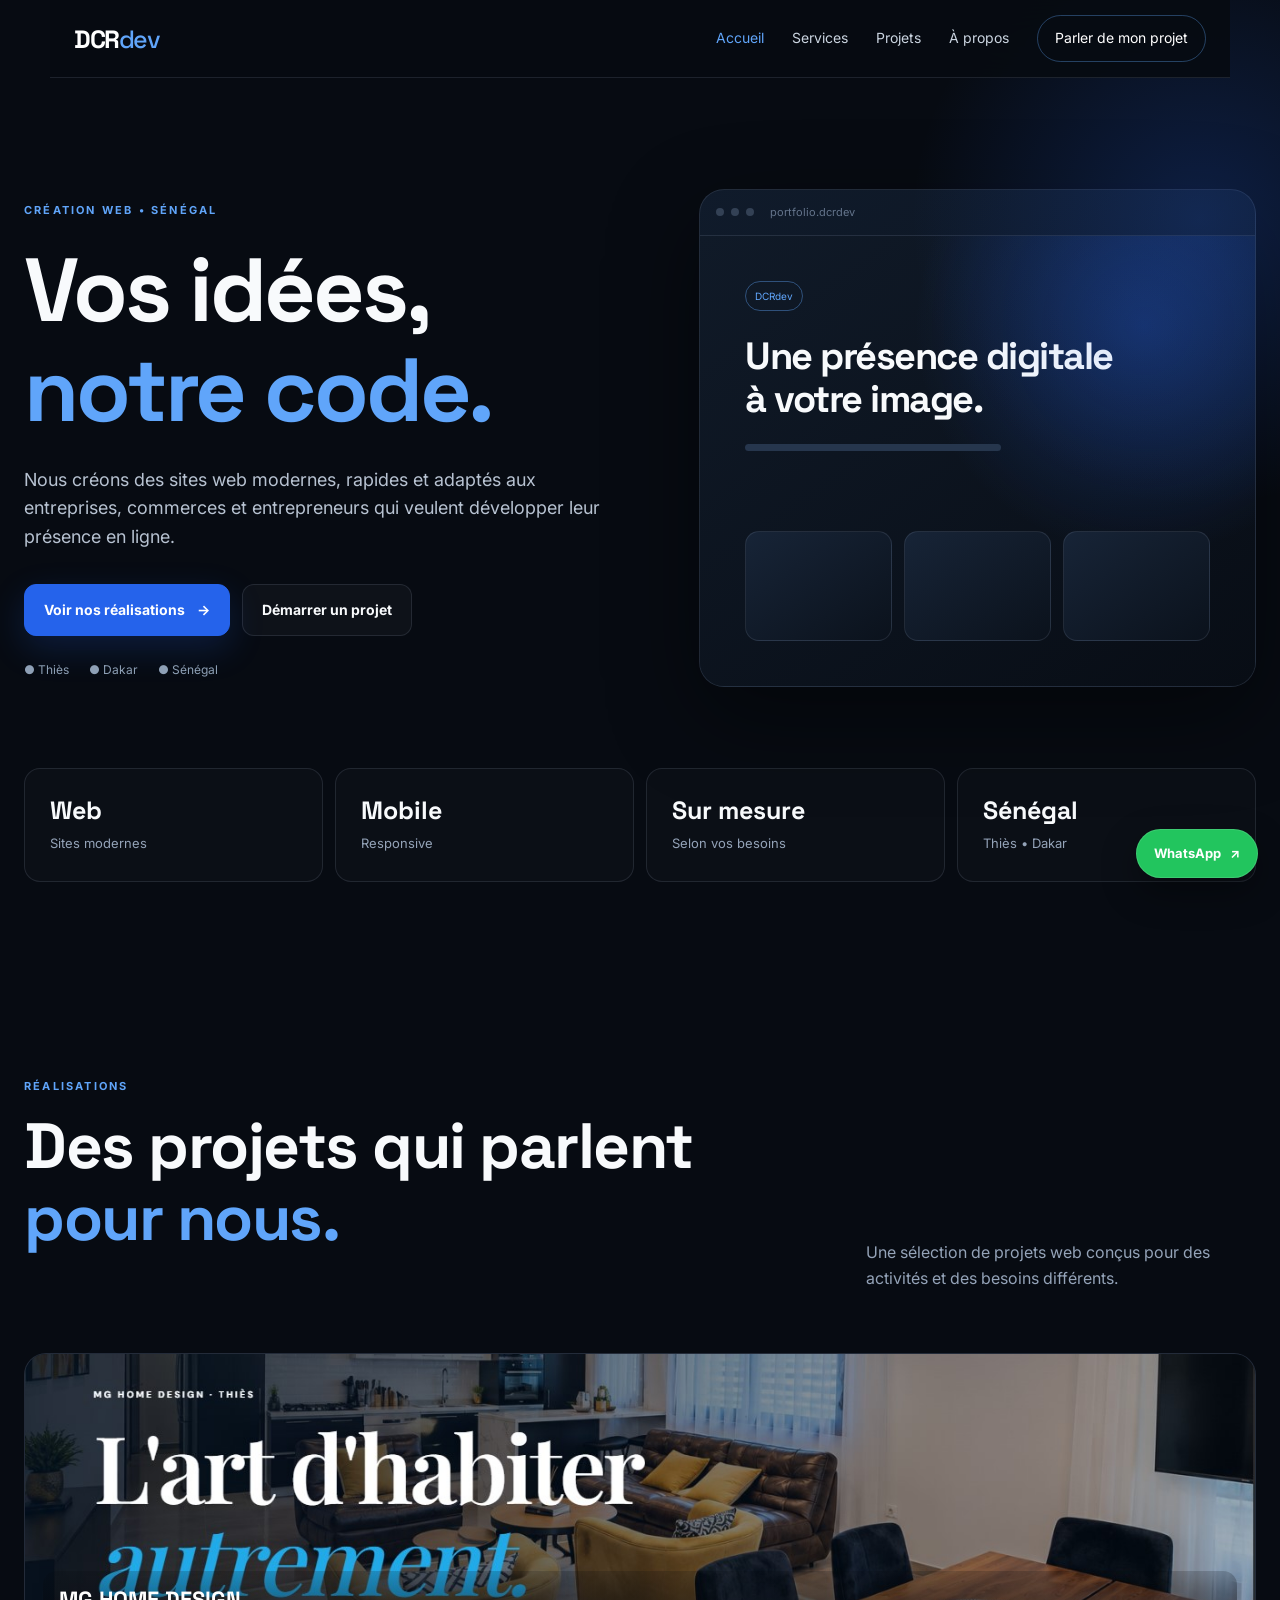
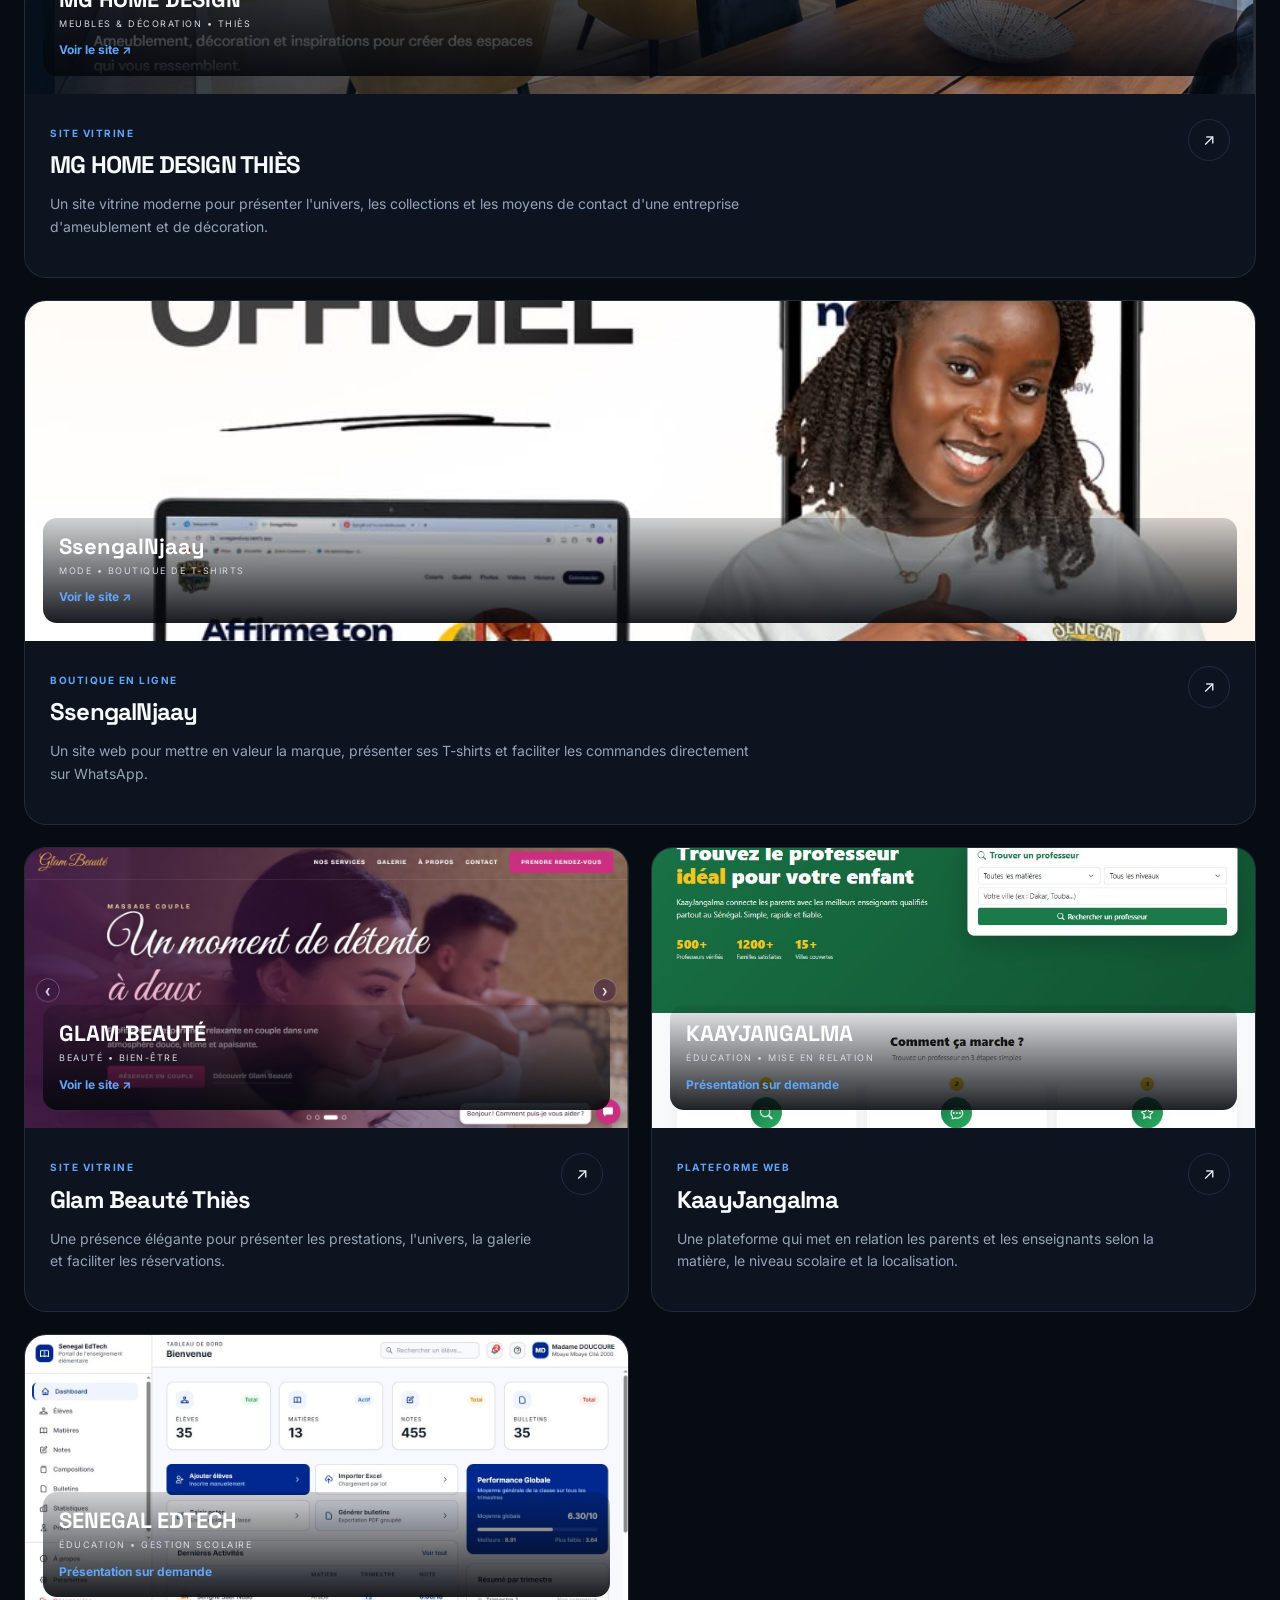
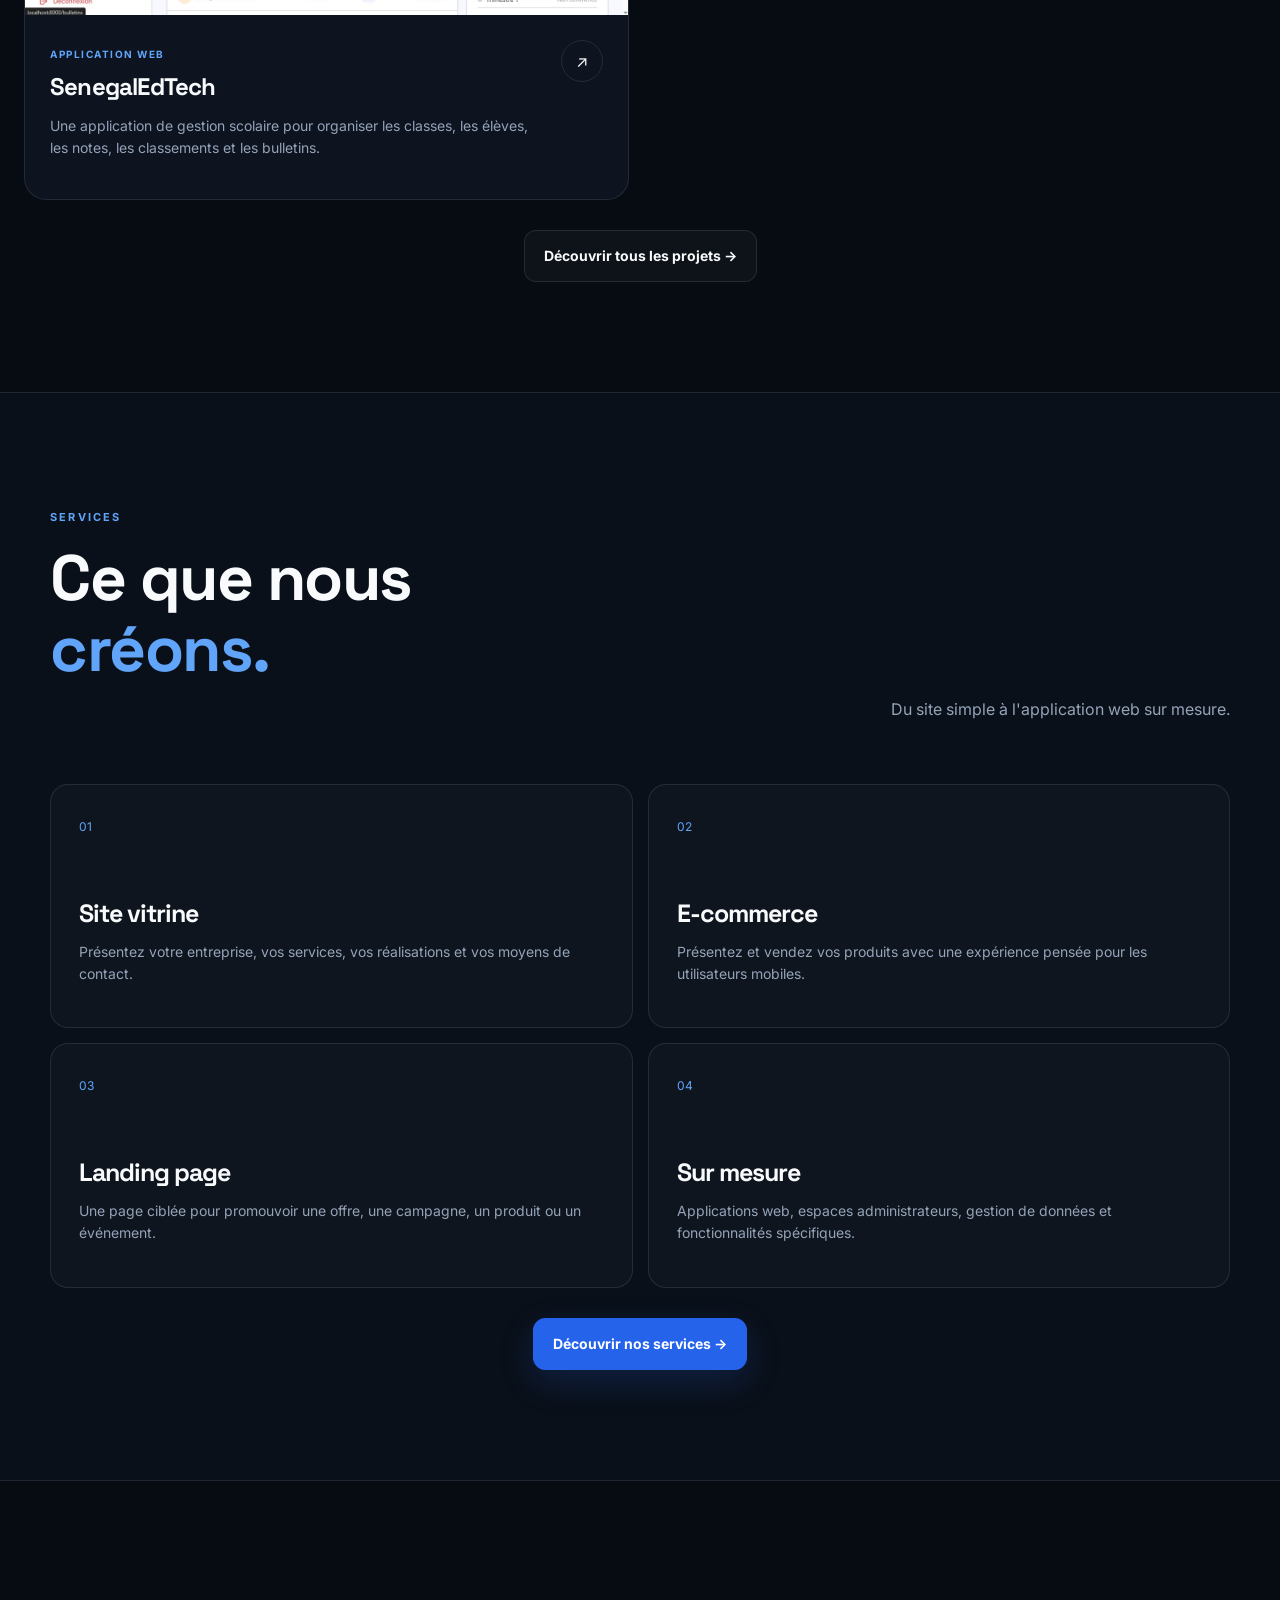
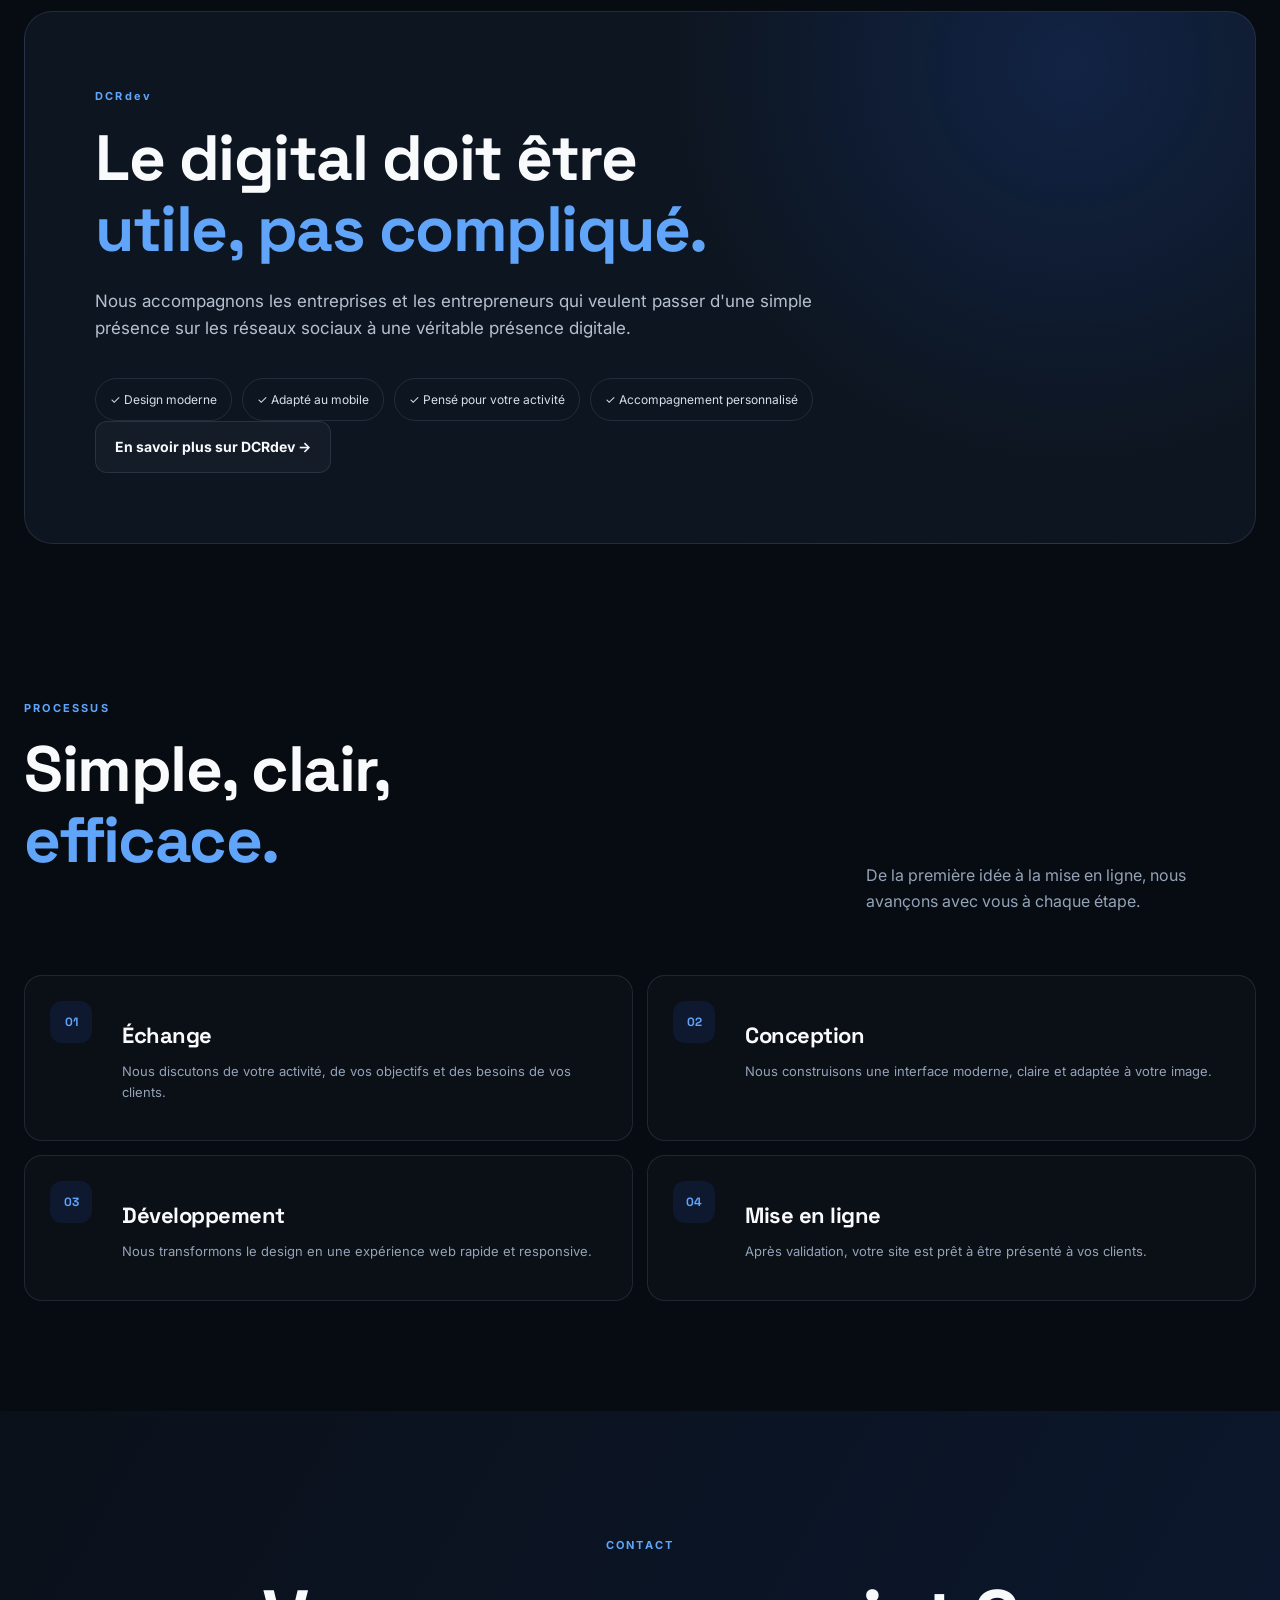
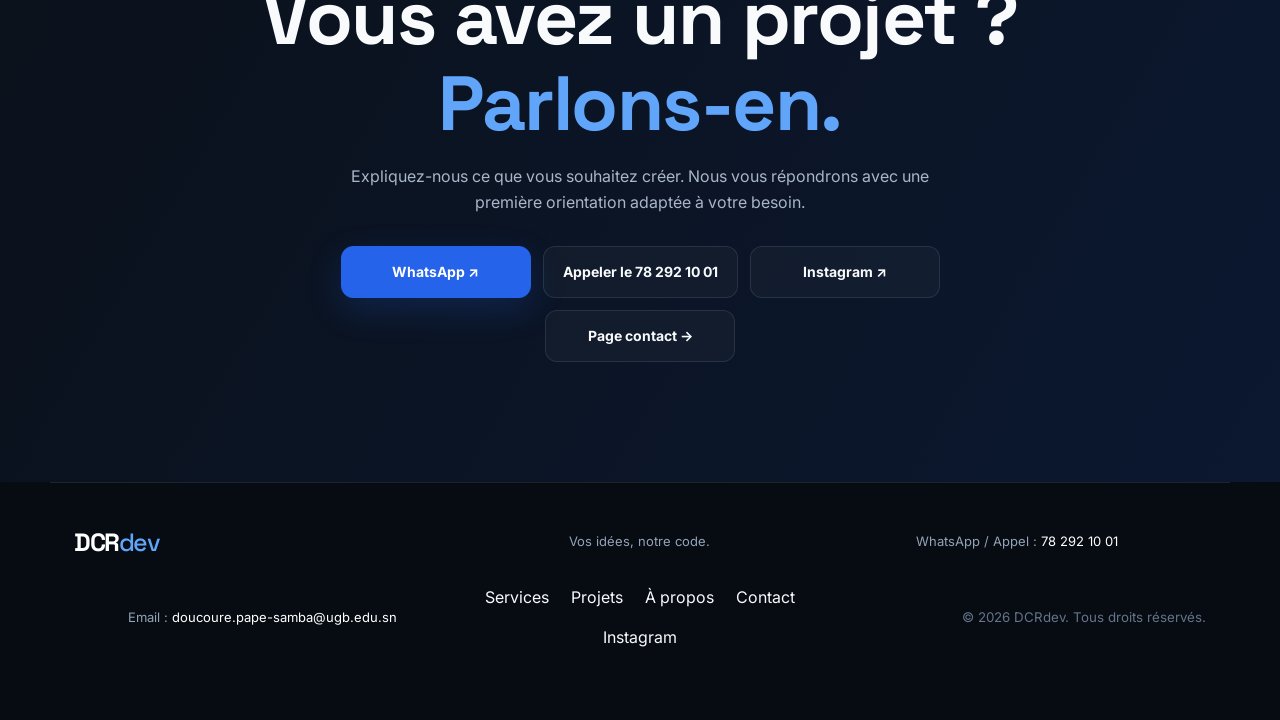
<file: index.html>
<!DOCTYPE html>
<html lang="fr">

<head>
  <meta charset="UTF-8">
  <meta name="viewport" content="width=device-width, initial-scale=1.0">

  <meta name="description"
    content="DCRdev crée des sites web professionnels, boutiques en ligne et applications web sur mesure pour les entreprises et entrepreneurs au Sénégal.">

  <meta name="theme-color" content="#070b12">

  <title>DCRdev — Création de sites web professionnels au Sénégal</title>

  <link rel="preconnect" href="https://fonts.googleapis.com">
  <link rel="preconnect" href="https://fonts.gstatic.com" crossorigin>

  <link
    href="https://fonts.googleapis.com/css2?family=Inter:wght@400;500;600;700&family=Space+Grotesk:wght@500;600;700&display=swap"
    rel="stylesheet">

  <link rel="stylesheet" href="assets/css/style.css">
  <link rel="icon" type="image/png" href="assets/images/dcrdev-logo.png">

  <meta property="og:type" content="website">
  <meta property="og:title" content="DCRdev — Création de sites web au Sénégal">
  <meta property="og:description"
    content="Sites vitrines, boutiques en ligne, landing pages et applications web sur mesure.">
  <meta property="og:image" content="assets/images/dcrdev-logo.png">
</head>

<body>

  <!-- EN-TÊTE ET NAVIGATION -->
  <header class="header">
    <a href="index.html" class="logo" aria-label="DCRdev - Accueil">
      <span>DCR</span><b>dev</b>
    </a>

    <nav class="nav" id="nav" aria-label="Navigation principale">
      <a href="index.html" aria-current="page">Accueil</a>
      <a href="services.html">Services</a>
      <a href="projets.html">Projets</a>
      <a href="apropos.html">À propos</a>
      <a href="contact.html" class="nav-cta">Parler de mon projet</a>
    </nav>

    <button class="menu" type="button" aria-label="Ouvrir le menu" aria-controls="nav" aria-expanded="false">
      ☰
    </button>
  </header>

  <main>

    <!-- SECTION ACCUEIL -->
    <section class="hero" id="accueil">
      <div class="hero-copy reveal">
        <span class="eyebrow">CRÉATION WEB • SÉNÉGAL</span>

        <h1>Vos idées,<br><span>notre code.</span></h1>

        <p>
          Nous créons des sites web modernes, rapides et adaptés
          aux entreprises, commerces et entrepreneurs qui veulent
          développer leur présence en ligne.
        </p>

        <div class="hero-actions">
          <a class="btn primary" href="projets.html">
            Voir nos réalisations <span>→</span>
          </a>

          <a class="btn secondary" href="contact.html">
            Démarrer un projet
          </a>
        </div>

        <div class="hero-meta">
          <span>● Thiès</span>
          <span>● Dakar</span>
          <span>● Sénégal</span>
        </div>
      </div>

      <div class="hero-card reveal">
        <div class="browser-top">
          <i></i>
          <i></i>
          <i></i>
          <span>portfolio.dcrdev</span>
        </div>

        <div class="mock-content">
          <div class="mock-badge">DCRdev</div>

          <h2>Une présence digitale<br>à votre image.</h2>

          <div class="mock-line"></div>

          <div class="mock-grid">
            <div></div>
            <div></div>
            <div></div>
          </div>
        </div>
      </div>
    </section>

    <!-- POINTS FORTS -->
    <section class="stats reveal" aria-label="Nos points forts">
      <div>
        <strong>Web</strong>
        <span>Sites modernes</span>
      </div>

      <div>
        <strong>Mobile</strong>
        <span>Responsive</span>
      </div>

      <div>
        <strong>Sur mesure</strong>
        <span>Selon vos besoins</span>
      </div>

      <div>
        <strong>Sénégal</strong>
        <span>Thiès • Dakar</span>
      </div>
    </section>

    <!-- APERÇU DES PROJETS -->
    <section class="section" id="projets">
      <div class="section-head reveal">
        <div>
          <span class="eyebrow">RÉALISATIONS</span>
          <h2>Des projets qui parlent<br><span>pour nous.</span></h2>
        </div>

        <p>
          Une sélection de projets web conçus pour des activités
          et des besoins différents.
        </p>
      </div>

      <div class="projects">

        <!-- MG HOME DESIGN -->
        <article class="project-card featured reveal">
          <a class="project-media media-furniture image-project" href="https://mghomedesign.netlify.app" target="_blank"
            rel="noopener noreferrer" aria-label="Visiter le site MG Home Design Thiès">

            <img src="assets/images/mg.jpg" alt="Aperçu du site MG Home Design Thiès" loading="lazy">

            <div class="media-overlay">
              <span>MG HOME DESIGN</span>
              <small>MEUBLES & DÉCORATION • THIÈS</small>
              <b>Voir le site ↗</b>
            </div>
          </a>

          <div class="project-info">
            <div>
              <span class="tag">SITE VITRINE</span>
              <h3>MG HOME DESIGN THIÈS</h3>

              <p>
                Un site vitrine moderne pour présenter
                l'univers, les collections et les moyens
                de contact d'une entreprise d'ameublement
                et de décoration.
              </p>
            </div>

            <a href="https://mghomedesign.netlify.app" target="_blank" rel="noopener noreferrer" class="arrow"
              aria-label="Visiter MG Home Design">
              ↗
            </a>
          </div>
        </article>

        <!-- SSENGALNJAAY -->
        <article class="project-card featured reveal">
          <a class="project-media media-furniture image-project" href="https://senegalnjaay.netlify.app" target="_blank"
            rel="noopener noreferrer" aria-label="Visiter la boutique SsengalNjaay">

            <img src="assets/images/SenegalNjaay.jpeg" alt="Aperçu de la boutique en ligne SsengalNjaay" loading="lazy">

            <div class="media-overlay">
              <span>SsengalNjaay</span>
              <small>MODE • BOUTIQUE DE T-SHIRTS</small>
              <b>Voir le site ↗</b>
            </div>
          </a>

          <div class="project-info">
            <div>
              <span class="tag">BOUTIQUE EN LIGNE</span>
              <h3>SsengalNjaay</h3>

              <p>
                Un site web pour mettre en valeur la marque,
                présenter ses T-shirts et faciliter les
                commandes directement sur WhatsApp.
              </p>
            </div>

            <a href="https://senegalnjaay.netlify.app" target="_blank" rel="noopener noreferrer" class="arrow"
              aria-label="Visiter SsengalNjaay">
              ↗
            </a>
          </div>
        </article>

        <!-- GLAM BEAUTÉ THIÈS -->
        <article class="project-card reveal">
          <a class="project-media media-beauty image-project" href="https://glam-beaute-thies.netlify.app"
            target="_blank" rel="noopener noreferrer" aria-label="Visiter le site Glam Beauté Thiès">

            <img src="assets/images/glamm.jpg" alt="Aperçu du site Glam Beauté Thiès" loading="lazy">

            <div class="media-overlay">
              <span>GLAM BEAUTÉ</span>
              <small>BEAUTÉ • BIEN-ÊTRE</small>
              <b>Voir le site ↗</b>
            </div>
          </a>

          <div class="project-info">
            <div>
              <span class="tag">SITE VITRINE</span>
              <h3>Glam Beauté Thiès</h3>

              <p>
                Une présence élégante pour présenter
                les prestations, l'univers, la galerie
                et faciliter les réservations.
              </p>
            </div>

            <a href="https://glam-beaute-thies.netlify.app" target="_blank" rel="noopener noreferrer" class="arrow"
              aria-label="Visiter Glam Beauté Thiès">
              ↗
            </a>
          </div>
        </article>

        <!-- KAAYJANGALMA -->
        <article class="project-card reveal">
          <div class="project-media media-kaay image-project">
            <img src="assets/images/kaay-jangalma.jpg" alt="Aperçu de la plateforme KaayJangalma" loading="lazy">

            <div class="media-overlay">
              <span>KAAYJANGALMA</span>
              <small>ÉDUCATION • MISE EN RELATION</small>
              <b>Présentation sur demande</b>
            </div>
          </div>

          <div class="project-info">
            <div>
              <span class="tag">PLATEFORME WEB</span>
              <h3>KaayJangalma</h3>

              <p>
                Une plateforme qui met en relation les parents
                et les enseignants selon la matière, le niveau
                scolaire et la localisation.
              </p>
            </div>

            <a href="https://wa.me/221782921001?text=Bonjour%20DCRdev%2C%20je%20souhaite%20avoir%20une%20pr%C3%A9sentation%20de%20KaayJangalma."
              target="_blank" rel="noopener noreferrer" class="arrow"
              aria-label="Demander une présentation de KaayJangalma">
              ↗
            </a>
          </div>
        </article>

        <!-- SENEGAL EDTECH -->
        <article class="project-card reveal">
          <div class="project-media media-edtech image-project">
            <img src="assets/images/seneg.jpg" alt="Aperçu de l'application SenegalEdTech" loading="lazy">

            <div class="media-overlay">
              <span>SENEGAL EDTECH</span>
              <small>ÉDUCATION • GESTION SCOLAIRE</small>
              <b>Présentation sur demande</b>
            </div>
          </div>

          <div class="project-info">
            <div>
              <span class="tag">APPLICATION WEB</span>
              <h3>SenegalEdTech</h3>

              <p>
                Une application de gestion scolaire pour
                organiser les classes, les élèves, les notes,
                les classements et les bulletins.
              </p>
            </div>

            <a href="https://wa.me/221782921001?text=Bonjour%20DCRdev%2C%20je%20souhaite%20voir%20le%20projet%20SenegalEdTech."
              target="_blank" rel="noopener noreferrer" class="arrow"
              aria-label="Demander une présentation de SenegalEdTech">
              ↗
            </a>
          </div>
        </article>

      </div>

      <div class="section-more reveal">
        <a class="btn secondary" href="projets.html">
          Découvrir tous les projets →
        </a>
      </div>
    </section>

    <!-- APERÇU DES SERVICES -->
    <section class="section dark-section" id="services">
      <div class="section-head reveal">
        <div>
          <span class="eyebrow">SERVICES</span>
          <h2>Ce que nous<br><span>créons.</span></h2>
        </div>

        <p>Du site simple à l'application web sur mesure.</p>
      </div>

      <div class="services-grid">
        <div class="service reveal">
          <span>01</span>
          <h3>Site vitrine</h3>
          <p>
            Présentez votre entreprise, vos services,
            vos réalisations et vos moyens de contact.
          </p>
        </div>

        <div class="service reveal">
          <span>02</span>
          <h3>E-commerce</h3>
          <p>
            Présentez et vendez vos produits avec une expérience
            pensée pour les utilisateurs mobiles.
          </p>
        </div>

        <div class="service reveal">
          <span>03</span>
          <h3>Landing page</h3>
          <p>
            Une page ciblée pour promouvoir une offre,
            une campagne, un produit ou un événement.
          </p>
        </div>

        <div class="service reveal">
          <span>04</span>
          <h3>Sur mesure</h3>
          <p>
            Applications web, espaces administrateurs,
            gestion de données et fonctionnalités spécifiques.
          </p>
        </div>
      </div>

      <div class="section-more reveal">
        <a class="btn primary" href="services.html">
          Découvrir nos services →
        </a>
      </div>
    </section>

    <!-- PRÉSENTATION DE DCRDEV -->
    <section class="section about" id="apropos">
      <div class="about-card reveal">
        <span class="eyebrow">DCRdev</span>

        <h2>Le digital doit être<br><span>utile, pas compliqué.</span></h2>

        <p>
          Nous accompagnons les entreprises et les entrepreneurs
          qui veulent passer d'une simple présence sur les réseaux
          sociaux à une véritable présence digitale.
        </p>

        <div class="checks">
          <span>✓ Design moderne</span>
          <span>✓ Adapté au mobile</span>
          <span>✓ Pensé pour votre activité</span>
          <span>✓ Accompagnement personnalisé</span>
        </div>

        <a class="btn secondary" href="apropos.html">
          En savoir plus sur DCRdev →
        </a>
      </div>
    </section>

    <!-- PROCESSUS DE TRAVAIL -->
    <section class="section process" id="processus">
      <div class="section-head reveal">
        <div>
          <span class="eyebrow">PROCESSUS</span>
          <h2>Simple, clair,<br><span>efficace.</span></h2>
        </div>

        <p>
          De la première idée à la mise en ligne, nous avançons
          avec vous à chaque étape.
        </p>
      </div>

      <div class="process-grid">
        <div class="process-step reveal">
          <span>01</span>
          <div>
            <h3>Échange</h3>
            <p>
              Nous discutons de votre activité, de vos objectifs
              et des besoins de vos clients.
            </p>
          </div>
        </div>

        <div class="process-step reveal">
          <span>02</span>
          <div>
            <h3>Conception</h3>
            <p>
              Nous construisons une interface moderne,
              claire et adaptée à votre image.
            </p>
          </div>
        </div>

        <div class="process-step reveal">
          <span>03</span>
          <div>
            <h3>Développement</h3>
            <p>
              Nous transformons le design en une expérience
              web rapide et responsive.
            </p>
          </div>
        </div>

        <div class="process-step reveal">
          <span>04</span>
          <div>
            <h3>Mise en ligne</h3>
            <p>
              Après validation, votre site est prêt à être
              présenté à vos clients.
            </p>
          </div>
        </div>
      </div>
    </section>

    <!-- APPEL À L'ACTION -->
    <section class="contact-section" id="contact">
      <div class="contact-inner reveal">
        <span class="eyebrow">CONTACT</span>

        <h2>Vous avez un projet ?<br><span>Parlons-en.</span></h2>

        <p>
          Expliquez-nous ce que vous souhaitez créer.
          Nous vous répondrons avec une première orientation
          adaptée à votre besoin.
        </p>

        <div class="contact-actions">
          <a class="btn primary big"
            href="https://wa.me/221782921001?text=Bonjour%20DCRdev%2C%20je%20souhaite%20parler%20de%20mon%20projet%20web."
            target="_blank" rel="noopener noreferrer">
            WhatsApp ↗
          </a>

          <a class="btn secondary big" href="tel:+221782921001">
            Appeler le 78 292 10 01
          </a>

          <a class="btn secondary big" href="https://instagram.com/dcrdev.sn" target="_blank" rel="noopener noreferrer">
            Instagram ↗
          </a>

          <a class="btn secondary big" href="contact.html">
            Page contact →
          </a>
        </div>
      </div>
    </section>

  </main>

  <!-- BOUTON WHATSAPP FLOTTANT -->
  <a class="floating-wa"
    href="https://wa.me/221782921001?text=Bonjour%20DCRdev%2C%20je%20souhaite%20parler%20de%20mon%20projet%20web."
    target="_blank" rel="noopener noreferrer" aria-label="Contacter DCRdev sur WhatsApp">
    <span>WhatsApp</span> ↗
  </a>

  <!-- PIED DE PAGE -->
  <footer class="footer">
    <a href="index.html" class="logo" aria-label="DCRdev - Accueil">
      <span>DCR</span><b>dev</b>
    </a>

    <p>Vos idées, notre code.</p>

    <p class="footer-contact">
      WhatsApp / Appel :
      <a href="tel:+221782921001">78 292 10 01</a>
    </p>

    <p class="footer-contact">
      Email :
      <a href="mailto:doucoure.pape-samba@ugb.edu.sn">
        doucoure.pape-samba@ugb.edu.sn
      </a>
    </p>

    <div class="footer-links">
      <a href="services.html">Services</a>
      <a href="projets.html">Projets</a>
      <a href="apropos.html">À propos</a>
      <a href="contact.html">Contact</a>
      <a href="https://instagram.com/dcrdev.sn" target="_blank" rel="noopener noreferrer">
        Instagram
      </a>
    </div>

    <small>
      © <span id="year"></span> DCRdev. Tous droits réservés.
    </small>
  </footer>

  <script src="assets/js/main.js"></script>

</body>

</html>
</file>
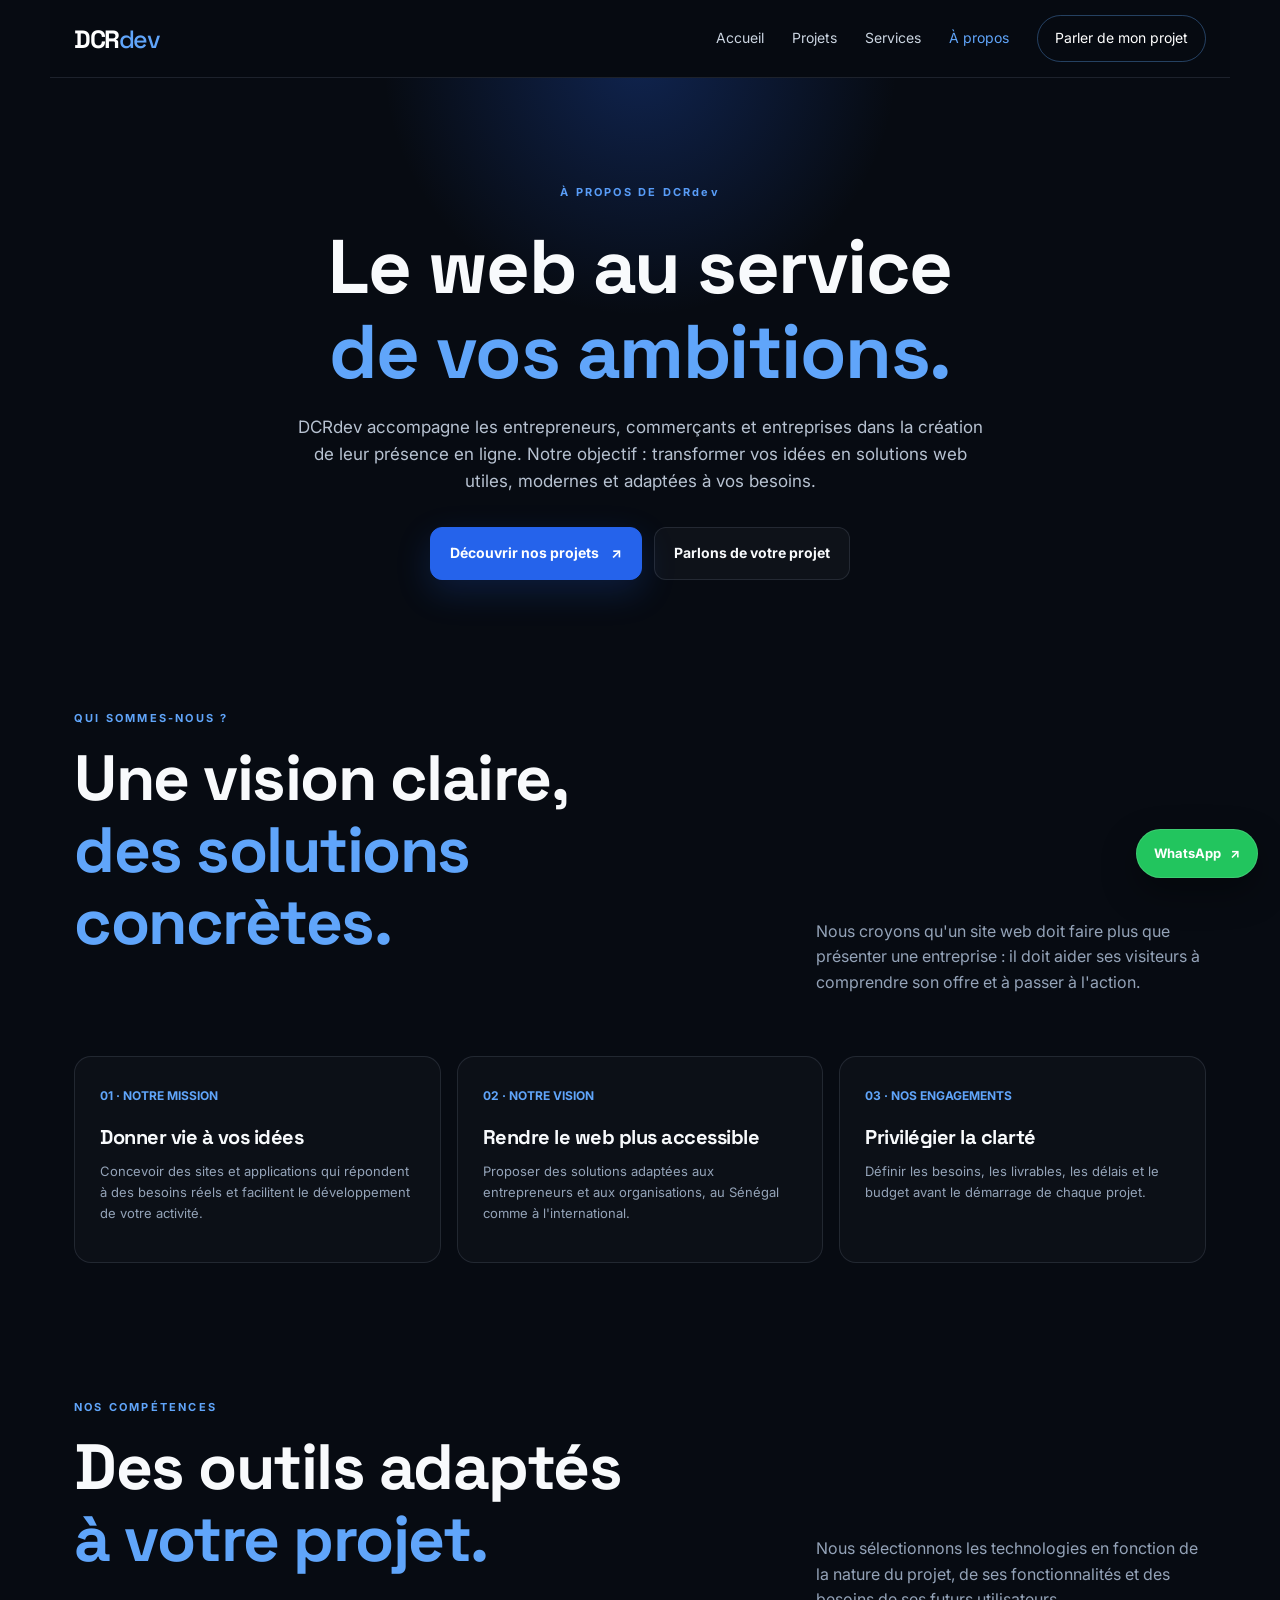
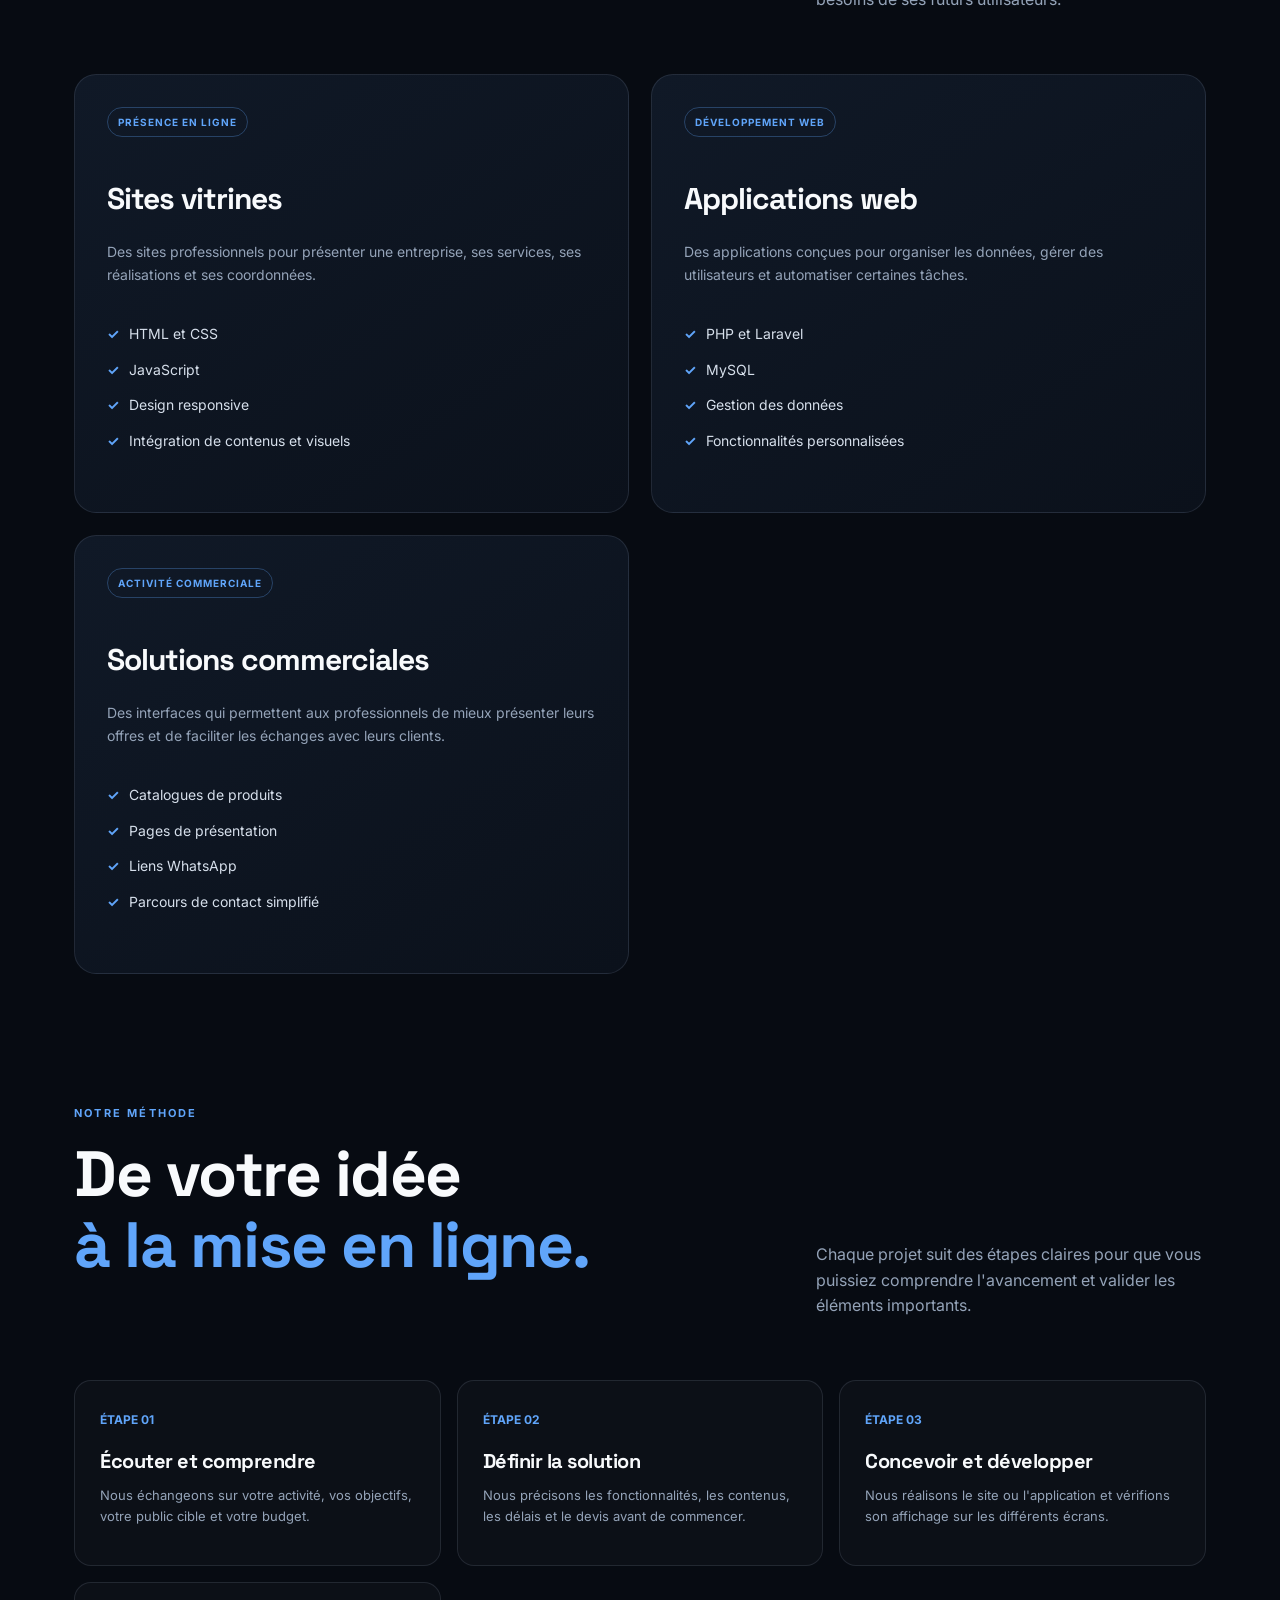
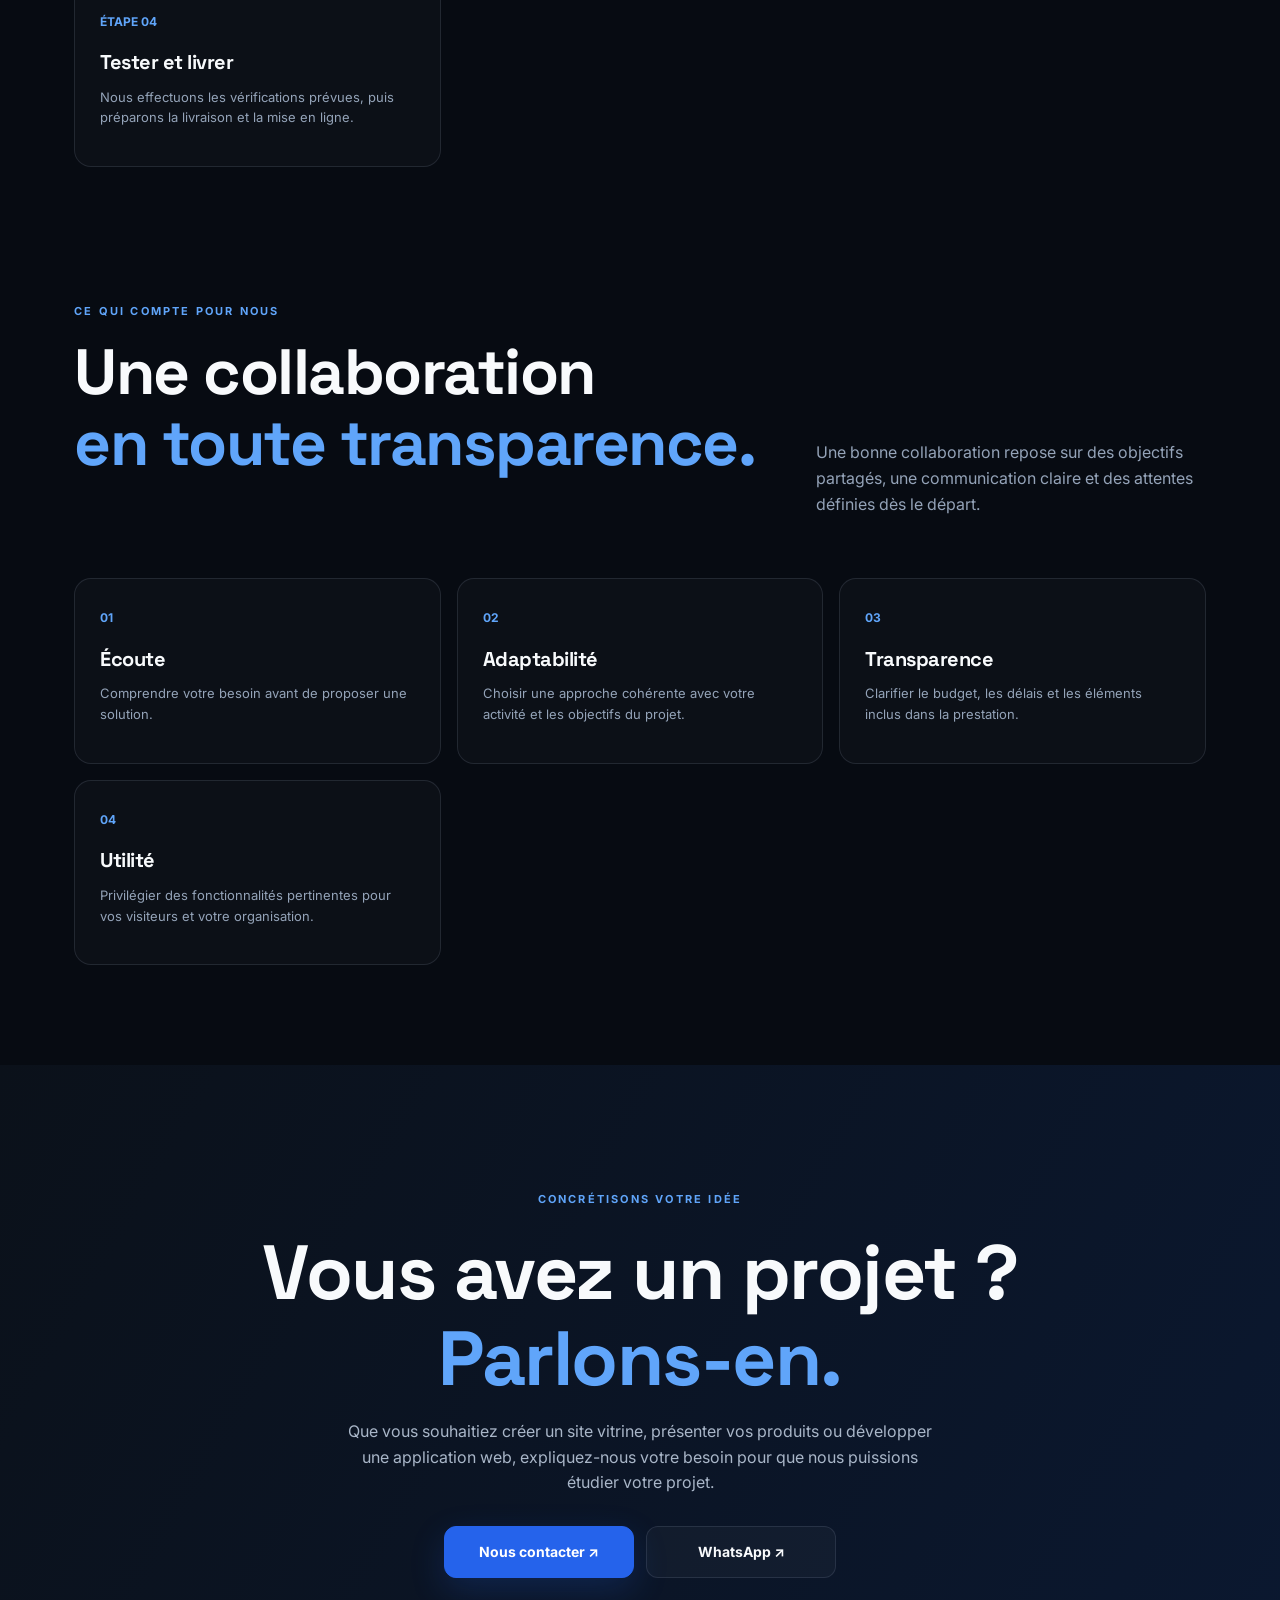
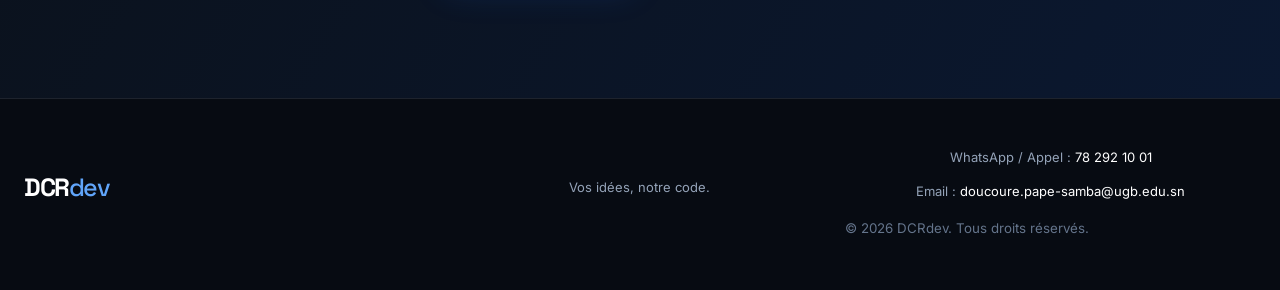
<file: apropos.html>
<!DOCTYPE html>
<html lang="fr">

<head>
    <meta charset="UTF-8">
    <meta name="viewport" content="width=device-width, initial-scale=1.0">

    <meta name="description"
        content="Découvrez DCRdev, service de création de sites web et d'applications sur mesure au Sénégal et à l'international.">

    <meta name="theme-color" content="#070b12">

    <title>À propos de DCRdev | Création web</title>

    <link rel="preconnect" href="https://fonts.googleapis.com">
    <link rel="preconnect" href="https://fonts.gstatic.com" crossorigin>

    <link
        href="https://fonts.googleapis.com/css2?family=Inter:wght@400;500;600;700&family=Space+Grotesk:wght@500;600;700&display=swap"
        rel="stylesheet">

    <link rel="stylesheet" href="assets/css/style.css">
    <link rel="icon" type="image/png" href="assets/images/dcrdev-logo.png">
</head>

<body>

    <header class="header">
        <a class="logo" href="index.html" aria-label="DCRdev accueil">
            <span>DCR</span><b>dev</b>
        </a>

        <nav class="nav" id="nav" aria-label="Navigation principale">
            <a href="index.html">Accueil</a>
            <a href="projets.html">Projets</a>
            <a href="services.html">Services</a>
            <a href="apropos.html" aria-current="page">À propos</a>
            <a class="nav-cta" href="contact.html">Parler de mon projet</a>
        </nav>

        <button class="menu" type="button" aria-label="Ouvrir le menu" aria-controls="nav"
            aria-expanded="false">☰</button>
    </header>

    <main>

        <!-- INTRODUCTION -->
        <section class="services-hero">
            <span class="eyebrow">À PROPOS DE DCRdev</span>

            <h1>Le web au service<br>
                <span>de vos ambitions.</span>
            </h1>

            <p>
                DCRdev accompagne les entrepreneurs, commerçants et entreprises
                dans la création de leur présence en ligne. Notre objectif :
                transformer vos idées en solutions web utiles, modernes et
                adaptées à vos besoins.
            </p>

            <div class="hero-actions">
                <a class="btn primary" href="projets.html">
                    Découvrir nos projets <span>↗</span>
                </a>

                <a class="btn secondary" href="contact.html">
                    Parlons de votre projet
                </a>
            </div>
        </section>

        <!-- NOTRE IDENTITÉ -->
        <section class="included-section">
            <div class="section-head reveal">
                <div>
                    <span class="eyebrow">QUI SOMMES-NOUS ?</span>
                    <h2>Une vision claire,<br>
                        <span>des solutions concrètes.</span>
                    </h2>
                </div>

                <p>
                    Nous croyons qu'un site web doit faire plus que présenter
                    une entreprise : il doit aider ses visiteurs à comprendre
                    son offre et à passer à l'action.
                </p>
            </div>

            <div class="included-grid">
                <article class="included-item reveal">
                    <span>01 · NOTRE MISSION</span>
                    <h3>Donner vie à vos idées</h3>
                    <p>
                        Concevoir des sites et applications qui répondent à
                        des besoins réels et facilitent le développement de
                        votre activité.
                    </p>
                </article>

                <article class="included-item reveal">
                    <span>02 · NOTRE VISION</span>
                    <h3>Rendre le web plus accessible</h3>
                    <p>
                        Proposer des solutions adaptées aux entrepreneurs et
                        aux organisations, au Sénégal comme à l'international.
                    </p>
                </article>

                <article class="included-item reveal">
                    <span>03 · NOS ENGAGEMENTS</span>
                    <h3>Privilégier la clarté</h3>
                    <p>
                        Définir les besoins, les livrables, les délais et le
                        budget avant le démarrage de chaque projet.
                    </p>
                </article>
            </div>
        </section>

        <!-- COMPÉTENCES -->
        <section class="offer-section">
            <div class="section-head reveal">
                <div>
                    <span class="eyebrow">NOS COMPÉTENCES</span>
                    <h2>Des outils adaptés<br>
                        <span>à votre projet.</span>
                    </h2>
                </div>

                <p>
                    Nous sélectionnons les technologies en fonction de la
                    nature du projet, de ses fonctionnalités et des besoins
                    de ses futurs utilisateurs.
                </p>
            </div>

            <div class="offer-grid">

                <article class="offer-card reveal">
                    <span class="offer-label">PRÉSENCE EN LIGNE</span>
                    <h2>Sites vitrines</h2>

                    <p class="offer-description">
                        Des sites professionnels pour présenter une entreprise,
                        ses services, ses réalisations et ses coordonnées.
                    </p>

                    <ul class="offer-includes">
                        <li>HTML et CSS</li>
                        <li>JavaScript</li>
                        <li>Design responsive</li>
                        <li>Intégration de contenus et visuels</li>
                    </ul>
                </article>

                <article class="offer-card reveal">
                    <span class="offer-label">DÉVELOPPEMENT WEB</span>
                    <h2>Applications web</h2>

                    <p class="offer-description">
                        Des applications conçues pour organiser les données,
                        gérer des utilisateurs et automatiser certaines tâches.
                    </p>

                    <ul class="offer-includes">
                        <li>PHP et Laravel</li>
                        <li>MySQL</li>
                        <li>Gestion des données</li>
                        <li>Fonctionnalités personnalisées</li>
                    </ul>
                </article>

                <article class="offer-card reveal">
                    <span class="offer-label">ACTIVITÉ COMMERCIALE</span>
                    <h2>Solutions commerciales</h2>

                    <p class="offer-description">
                        Des interfaces qui permettent aux professionnels de
                        mieux présenter leurs offres et de faciliter les
                        échanges avec leurs clients.
                    </p>

                    <ul class="offer-includes">
                        <li>Catalogues de produits</li>
                        <li>Pages de présentation</li>
                        <li>Liens WhatsApp</li>
                        <li>Parcours de contact simplifié</li>
                    </ul>
                </article>

            </div>
        </section>

        <!-- MÉTHODE DE TRAVAIL -->
        <section class="included-section">
            <div class="section-head reveal">
                <div>
                    <span class="eyebrow">NOTRE MÉTHODE</span>
                    <h2>De votre idée<br>
                        <span>à la mise en ligne.</span>
                    </h2>
                </div>

                <p>
                    Chaque projet suit des étapes claires pour que vous puissiez
                    comprendre l'avancement et valider les éléments importants.
                </p>
            </div>

            <div class="included-grid">

                <article class="included-item reveal">
                    <span>ÉTAPE 01</span>
                    <h3>Écouter et comprendre</h3>
                    <p>
                        Nous échangeons sur votre activité, vos objectifs,
                        votre public cible et votre budget.
                    </p>
                </article>

                <article class="included-item reveal">
                    <span>ÉTAPE 02</span>
                    <h3>Définir la solution</h3>
                    <p>
                        Nous précisons les fonctionnalités, les contenus,
                        les délais et le devis avant de commencer.
                    </p>
                </article>

                <article class="included-item reveal">
                    <span>ÉTAPE 03</span>
                    <h3>Concevoir et développer</h3>
                    <p>
                        Nous réalisons le site ou l'application et vérifions
                        son affichage sur les différents écrans.
                    </p>
                </article>

                <article class="included-item reveal">
                    <span>ÉTAPE 04</span>
                    <h3>Tester et livrer</h3>
                    <p>
                        Nous effectuons les vérifications prévues, puis
                        préparons la livraison et la mise en ligne.
                    </p>
                </article>

            </div>
        </section>

        <!-- VALEURS -->
        <section class="offer-section">
            <div class="section-head reveal">
                <div>
                    <span class="eyebrow">CE QUI COMPTE POUR NOUS</span>
                    <h2>Une collaboration<br>
                        <span>en toute transparence.</span>
                    </h2>
                </div>

                <p>
                    Une bonne collaboration repose sur des objectifs partagés,
                    une communication claire et des attentes définies dès le
                    départ.
                </p>
            </div>

            <div class="included-grid">

                <article class="included-item reveal">
                    <span>01</span>
                    <h3>Écoute</h3>
                    <p>
                        Comprendre votre besoin avant de proposer une solution.
                    </p>
                </article>

                <article class="included-item reveal">
                    <span>02</span>
                    <h3>Adaptabilité</h3>
                    <p>
                        Choisir une approche cohérente avec votre activité et
                        les objectifs du projet.
                    </p>
                </article>

                <article class="included-item reveal">
                    <span>03</span>
                    <h3>Transparence</h3>
                    <p>
                        Clarifier le budget, les délais et les éléments inclus
                        dans la prestation.
                    </p>
                </article>

                <article class="included-item reveal">
                    <span>04</span>
                    <h3>Utilité</h3>
                    <p>
                        Privilégier des fonctionnalités pertinentes pour vos
                        visiteurs et votre organisation.
                    </p>
                </article>

            </div>
        </section>

        <!-- APPEL À L'ACTION -->
        <section class="contact-section">
            <div class="contact-inner reveal">
                <span class="eyebrow">CONCRÉTISONS VOTRE IDÉE</span>

                <h2>Vous avez un projet ?<br>
                    <span>Parlons-en.</span>
                </h2>

                <p>
                    Que vous souhaitiez créer un site vitrine, présenter vos
                    produits ou développer une application web, expliquez-nous
                    votre besoin pour que nous puissions étudier votre projet.
                </p>

                <div class="contact-actions contact-actions-centered">
                    <a class="btn primary big" href="contact.html">
                        Nous contacter ↗
                    </a>

                    <a class="btn secondary big"
                        href="https://wa.me/221782921001?text=Bonjour%20DCRdev%2C%20je%20souhaite%20vous%20pr%C3%A9senter%20mon%20projet%20web."
                        target="_blank" rel="noopener">
                        WhatsApp ↗
                    </a>
                </div>
            </div>
        </section>

    </main>

    <a class="floating-wa"
        href="https://wa.me/221782921001?text=Bonjour%20DCRdev%2C%20je%20souhaite%20parler%20de%20mon%20projet%20web."
        target="_blank" rel="noopener" aria-label="Contacter DCRdev sur WhatsApp">
        <span>WhatsApp</span>↗
    </a>

    <footer>
        <a class="logo" href="index.html" aria-label="DCRdev accueil">
            <span>DCR</span><b>dev</b>
        </a>

        <p>Vos idées, notre code.</p>

        <div>
            <p class="footer-contact">
                WhatsApp / Appel :
                <a href="tel:+221782921001">78 292 10 01</a>
            </p>

            <p class="footer-contact">
                Email :
                <a href="mailto:doucoure.pape-samba@ugb.edu.sn">
                    doucoure.pape-samba@ugb.edu.sn
                </a>
            </p>

            <small>© <span id="year"></span> DCRdev. Tous droits réservés.</small>
        </div>
    </footer>

    <script src="assets/js/main.js"></script>

</body>

</html>
</file>
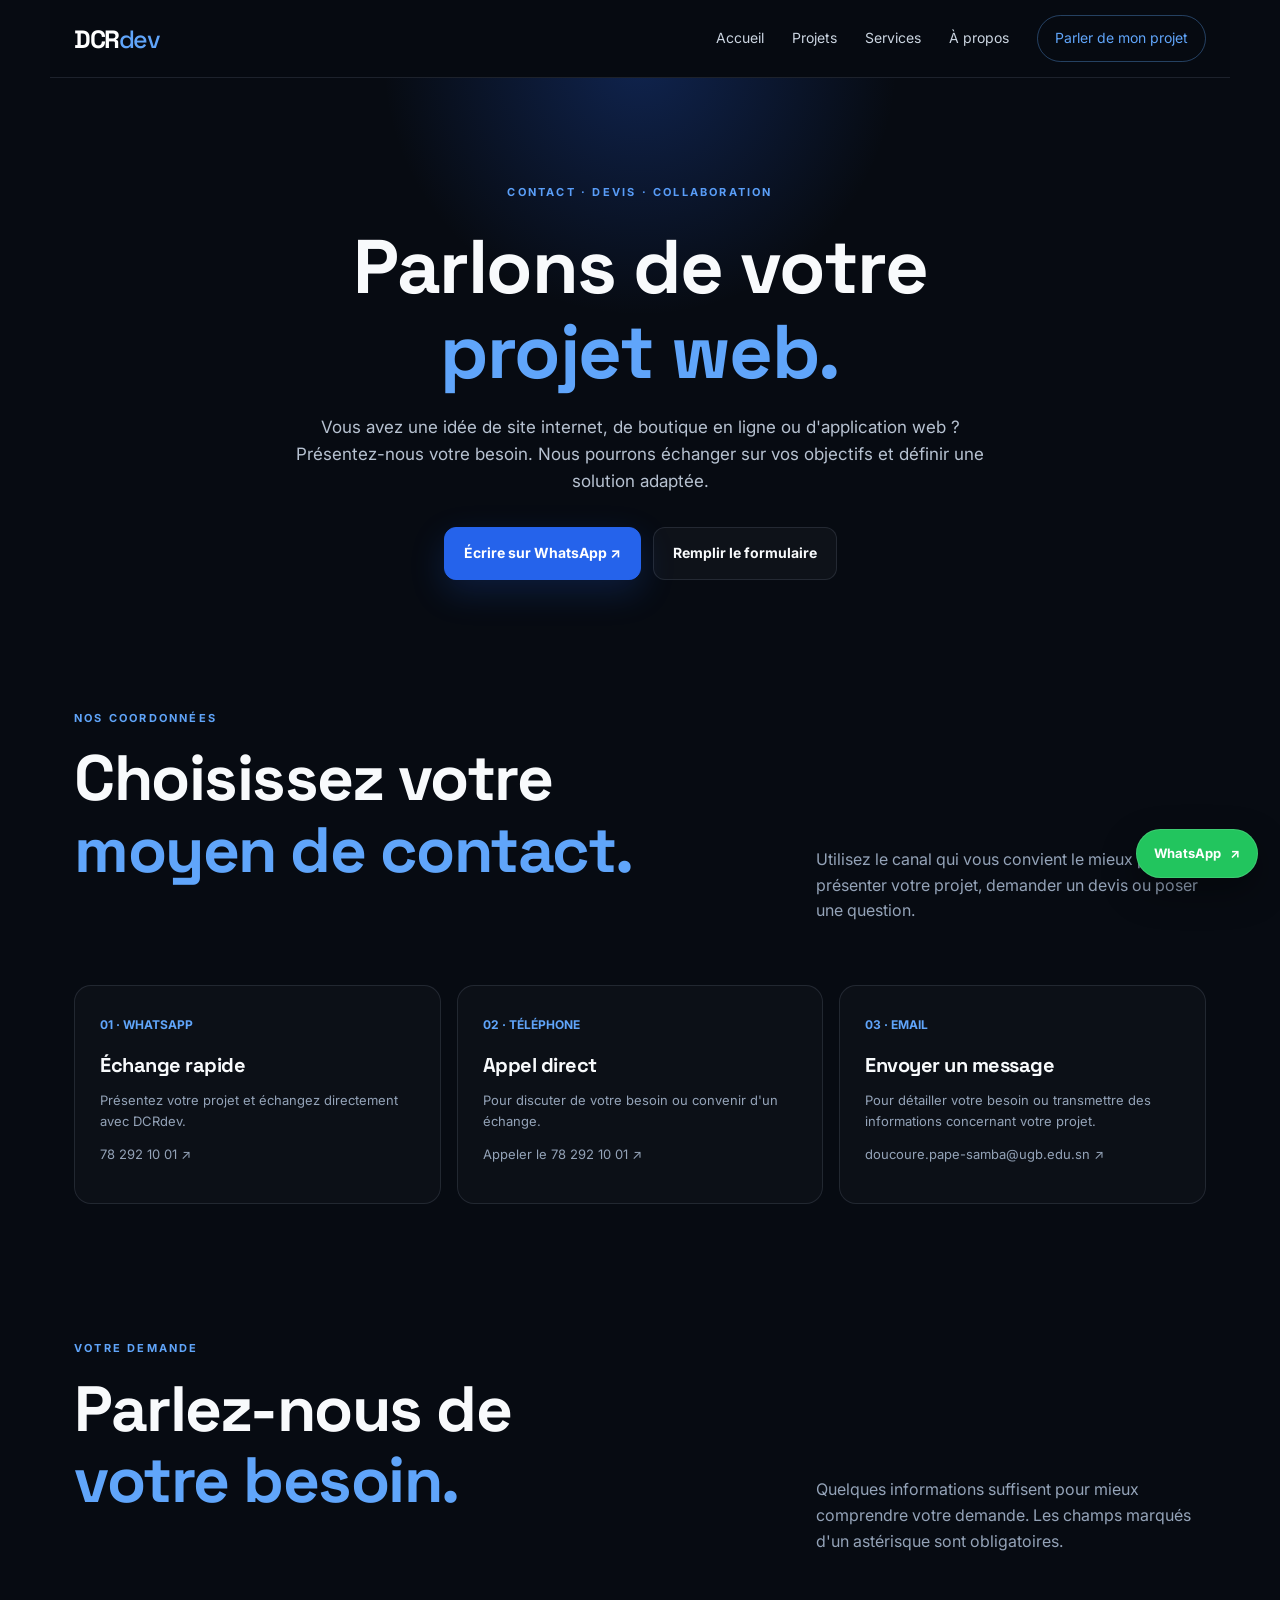
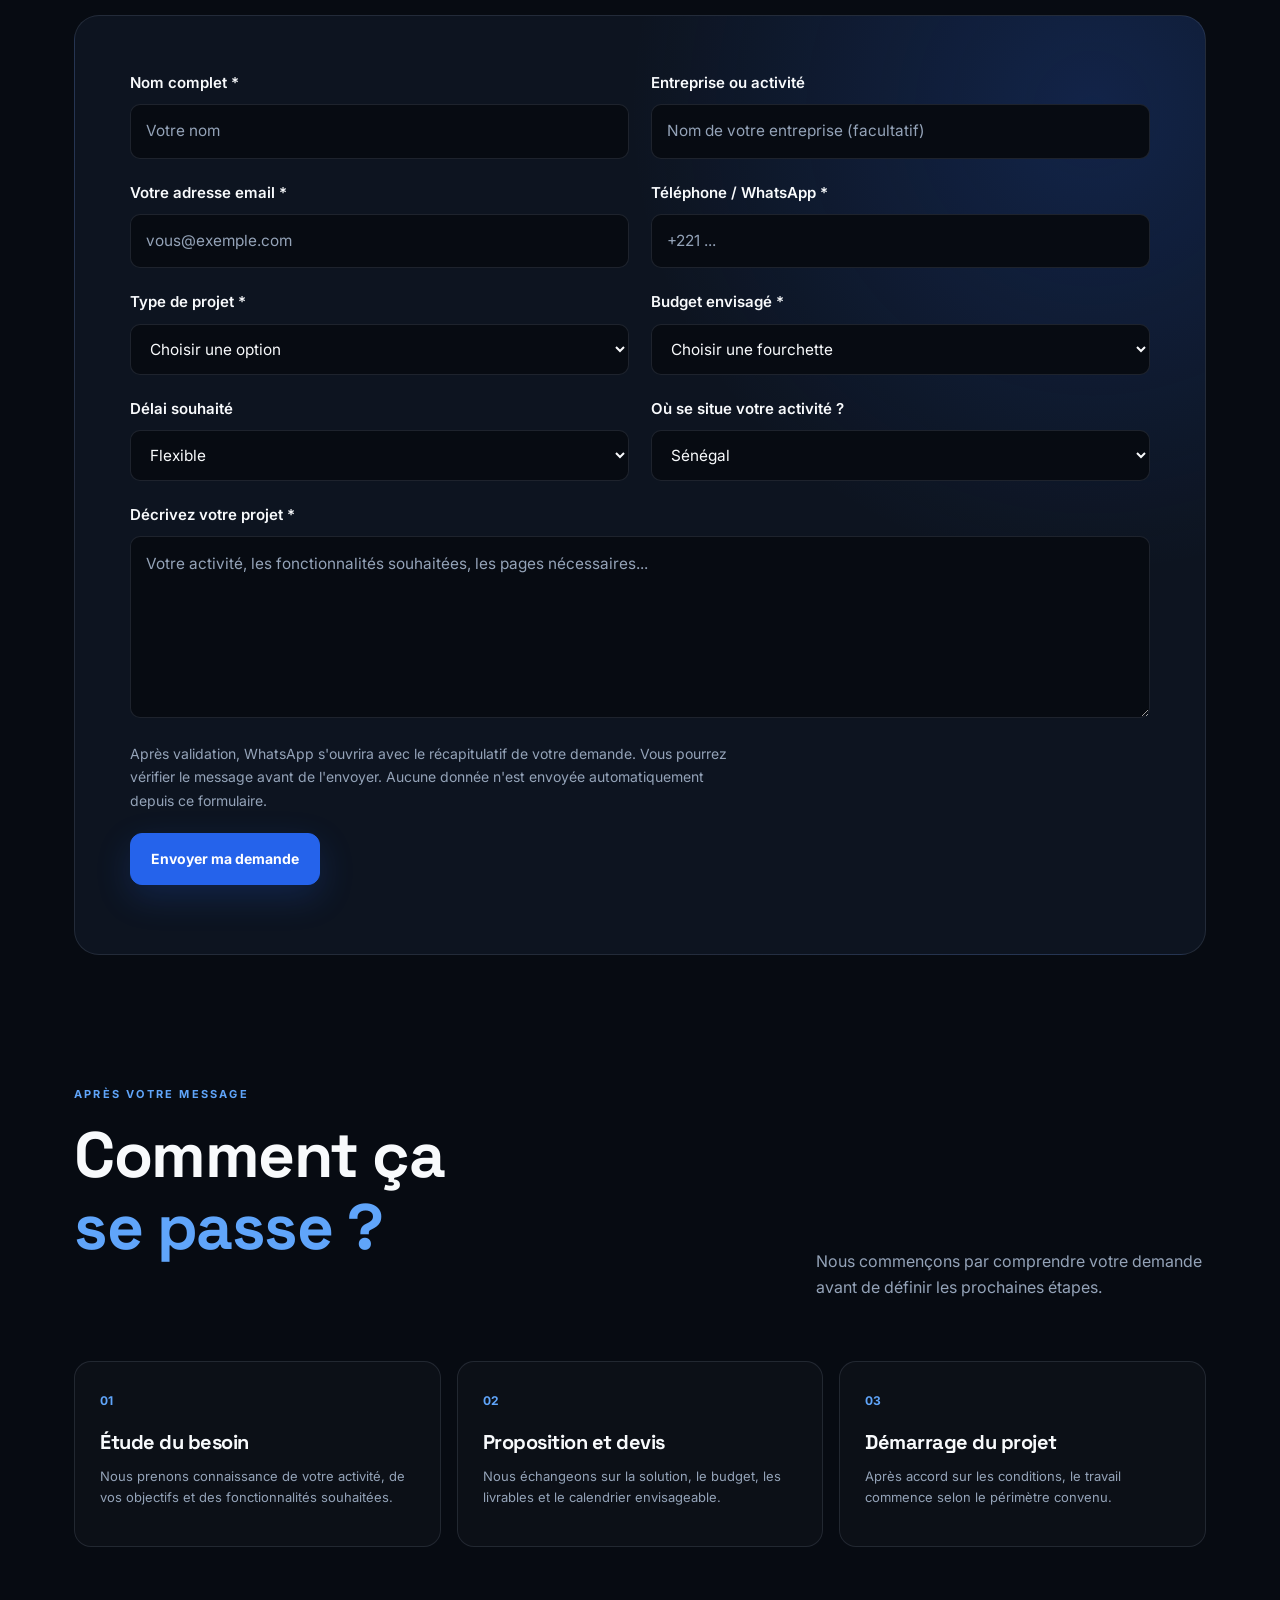
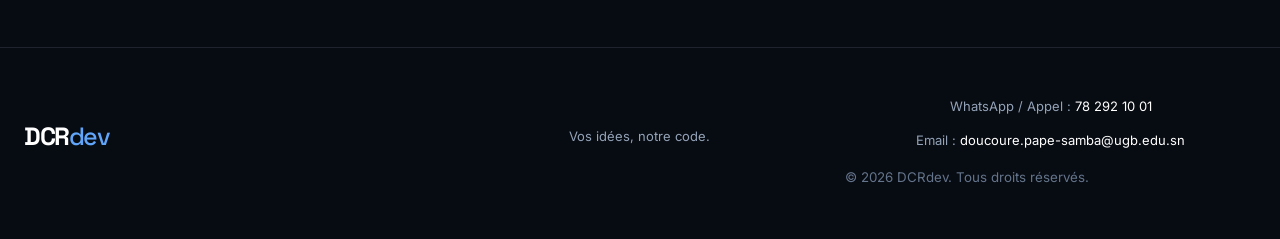
<file: contact.html>
<!DOCTYPE html>
<html lang="fr">

<head>
    <meta charset="UTF-8">
    <meta name="viewport" content="width=device-width, initial-scale=1.0">

    <meta name="description"
        content="Contactez DCRdev pour obtenir un devis de création de site web ou d'application sur mesure au Sénégal et à l'international.">

    <meta name="theme-color" content="#070b12">

    <title>Contact et devis | DCRdev</title>

    <link rel="preconnect" href="https://fonts.googleapis.com">
    <link rel="preconnect" href="https://fonts.gstatic.com" crossorigin>

    <link
        href="https://fonts.googleapis.com/css2?family=Inter:wght@400;500;600;700&family=Space+Grotesk:wght@500;600;700&display=swap"
        rel="stylesheet">

    <link rel="stylesheet" href="assets/css/style.css">
    <link rel="icon" type="image/png" href="assets/images/dcrdev-logo.png">
</head>

<body>

    <header class="header">
        <a class="logo" href="index.html" aria-label="DCRdev accueil">
            <span>DCR</span><b>dev</b>
        </a>

        <nav class="nav" id="nav" aria-label="Navigation principale">
            <a href="index.html">Accueil</a>
            <a href="projets.html">Projets</a>
            <a href="services.html">Services</a>
            <a href="apropos.html">À propos</a>
            <a class="nav-cta" href="contact.html" aria-current="page">
                Parler de mon projet
            </a>
        </nav>

        <button class="menu" type="button" aria-label="Ouvrir le menu" aria-controls="nav"
            aria-expanded="false">☰</button>
    </header>

    <main>

        <!-- INTRODUCTION -->
        <section class="services-hero">
            <span class="eyebrow">CONTACT · DEVIS · COLLABORATION</span>

            <h1>Parlons de votre<br>
                <span>projet web.</span>
            </h1>

            <p>
                Vous avez une idée de site internet, de boutique en ligne ou
                d'application web ? Présentez-nous votre besoin. Nous pourrons
                échanger sur vos objectifs et définir une solution adaptée.
            </p>

            <div class="hero-actions">
                <a class="btn primary"
                    href="https://wa.me/221782921001?text=Bonjour%20DCRdev%2C%20je%20souhaite%20discuter%20de%20mon%20projet%20web."
                    target="_blank" rel="noopener">
                    Écrire sur WhatsApp ↗
                </a>

                <a class="btn secondary" href="#formulaire">
                    Remplir le formulaire
                </a>
            </div>
        </section>

        <!-- COORDONNÉES -->
        <section class="included-section">

            <div class="section-head reveal">
                <div>
                    <span class="eyebrow">NOS COORDONNÉES</span>
                    <h2>Choisissez votre<br>
                        <span>moyen de contact.</span>
                    </h2>
                </div>

                <p>
                    Utilisez le canal qui vous convient le mieux pour présenter
                    votre projet, demander un devis ou poser une question.
                </p>
            </div>

            <div class="included-grid">

                <article class="included-item reveal">
                    <span>01 · WHATSAPP</span>
                    <h3>Échange rapide</h3>
                    <p>
                        Présentez votre projet et échangez directement avec DCRdev.
                    </p>
                    <p>
                        <a href="https://wa.me/221782921001" target="_blank" rel="noopener">
                            78 292 10 01 ↗
                        </a>
                    </p>
                </article>

                <article class="included-item reveal">
                    <span>02 · TÉLÉPHONE</span>
                    <h3>Appel direct</h3>
                    <p>
                        Pour discuter de votre besoin ou convenir d'un échange.
                    </p>
                    <p>
                        <a href="tel:+221782921001">
                            Appeler le 78 292 10 01 ↗
                        </a>
                    </p>
                </article>

                <article class="included-item reveal">
                    <span>03 · EMAIL</span>
                    <h3>Envoyer un message</h3>
                    <p>
                        Pour détailler votre besoin ou transmettre des informations
                        concernant votre projet.
                    </p>
                    <p>
                        <a href="mailto:doucoure.pape-samba@ugb.edu.sn?subject=Demande%20de%20devis%20-%20DCRdev">
                            doucoure.pape-samba@ugb.edu.sn ↗
                        </a>
                    </p>
                </article>

            </div>
        </section>

        <!-- FORMULAIRE -->
        <section class="offer-section" id="formulaire">

            <div class="section-head reveal">
                <div>
                    <span class="eyebrow">VOTRE DEMANDE</span>
                    <h2>Parlez-nous de<br>
                        <span>votre besoin.</span>
                    </h2>
                </div>

                <p>
                    Quelques informations suffisent pour mieux comprendre votre
                    demande. Les champs marqués d'un astérisque sont obligatoires.
                </p>
            </div>

            <div class="custom-card reveal" style="display:block;">

                <form id="contactForm">

                    <div class="contact-form-grid">

                        <div class="form-field">
                            <label for="nom">Nom complet *</label>
                            <input type="text" id="nom" name="nom" placeholder="Votre nom" required>
                        </div>

                        <div class="form-field">
                            <label for="entreprise">Entreprise ou activité</label>
                            <input type="text" id="entreprise" name="entreprise"
                                placeholder="Nom de votre entreprise (facultatif)">
                        </div>

                        <div class="form-field">
                            <label for="email">Votre adresse email *</label>
                            <input type="email" id="email" name="email" placeholder="vous@exemple.com" required>
                        </div>

                        <div class="form-field">
                            <label for="telephone">Téléphone / WhatsApp *</label>
                            <input type="tel" id="telephone" name="telephone" placeholder="+221 ..." required>
                        </div>

                        <div class="form-field">
                            <label for="typeProjet">Type de projet *</label>
                            <select id="typeProjet" name="typeProjet" required>
                                <option value="">Choisir une option</option>
                                <option value="Site vitrine">Site vitrine</option>
                                <option value="Boutique en ligne">Boutique en ligne</option>
                                <option value="Landing page">Landing page</option>
                                <option value="Application web">Application web</option>
                                <option value="Refonte d'un site existant">Refonte d'un site existant</option>
                                <option value="Autre demande">Autre demande</option>
                            </select>
                        </div>

                        <div class="form-field">
                            <label for="budget">Budget envisagé *</label>
                            <select id="budget" name="budget" required>
                                <option value="">Choisir une fourchette</option>
                                <option value="Moins de 75 000 FCFA">Moins de 75 000 FCFA</option>
                                <option value="75 000 à 100 000 FCFA">75 000 à 100 000 FCFA</option>
                                <option value="100 000 à 200 000 FCFA">100 000 à 200 000 FCFA</option>
                                <option value="Plus de 200 000 FCFA">Plus de 200 000 FCFA</option>
                                <option value="À discuter">À discuter</option>
                            </select>
                        </div>

                        <div class="form-field">
                            <label for="delai">Délai souhaité</label>
                            <select id="delai" name="delai">
                                <option value="Flexible">Flexible</option>
                                <option value="Sous une semaine">Sous une semaine</option>
                                <option value="Sous deux semaines">Sous deux semaines</option>
                                <option value="Sous un mois">Sous un mois</option>
                                <option value="Plus d'un mois">Plus d'un mois</option>
                            </select>
                        </div>

                        <div class="form-field">
                            <label for="origine">Où se situe votre activité ?</label>
                            <select id="origine" name="origine">
                                <option value="Sénégal">Sénégal</option>
                                <option value="Autre pays d'Afrique">Autre pays d'Afrique</option>
                                <option value="Europe">Europe</option>
                                <option value="Autre région">Autre région</option>
                            </select>
                        </div>

                        <div class="form-field form-field-full">
                            <label for="description">Décrivez votre projet *</label>
                            <textarea id="description" name="description" rows="6"
                                placeholder="Votre activité, les fonctionnalités souhaitées, les pages nécessaires..."
                                required></textarea>
                        </div>

                    </div>

                    <p class="form-notice">
                        Après validation, WhatsApp s'ouvrira avec le récapitulatif
                        de votre demande. Vous pourrez vérifier le message avant
                        de l'envoyer. Aucune donnée n'est envoyée automatiquement
                        depuis ce formulaire.
                    </p>

                    <button type="submit" class="btn primary big">
                        Envoyer ma demande
                    </button>

                    <p id="formStatus" role="status" aria-live="polite"></p>

                </form>

            </div>
        </section>

        <!-- ÉTAPES SUIVANTES -->
        <section class="included-section">

            <div class="section-head reveal">
                <div>
                    <span class="eyebrow">APRÈS VOTRE MESSAGE</span>
                    <h2>Comment ça<br>
                        <span>se passe ?</span>
                    </h2>
                </div>

                <p>
                    Nous commençons par comprendre votre demande avant de définir
                    les prochaines étapes.
                </p>
            </div>

            <div class="included-grid">

                <article class="included-item reveal">
                    <span>01</span>
                    <h3>Étude du besoin</h3>
                    <p>
                        Nous prenons connaissance de votre activité, de vos objectifs
                        et des fonctionnalités souhaitées.
                    </p>
                </article>

                <article class="included-item reveal">
                    <span>02</span>
                    <h3>Proposition et devis</h3>
                    <p>
                        Nous échangeons sur la solution, le budget, les livrables
                        et le calendrier envisageable.
                    </p>
                </article>

                <article class="included-item reveal">
                    <span>03</span>
                    <h3>Démarrage du projet</h3>
                    <p>
                        Après accord sur les conditions, le travail commence selon
                        le périmètre convenu.
                    </p>
                </article>

            </div>
        </section>

    </main>

    <a class="floating-wa"
        href="https://wa.me/221782921001?text=Bonjour%20DCRdev%2C%20je%20souhaite%20parler%20de%20mon%20projet%20web."
        target="_blank" rel="noopener" aria-label="Contacter DCRdev sur WhatsApp">
        <span>WhatsApp</span>↗
    </a>

    <footer>
        <a class="logo" href="index.html" aria-label="DCRdev accueil">
            <span>DCR</span><b>dev</b>
        </a>

        <p>Vos idées, notre code.</p>

        <div>
            <p class="footer-contact">
                WhatsApp / Appel :
                <a href="tel:+221782921001">78 292 10 01</a>
            </p>

            <p class="footer-contact">
                Email :
                <a href="mailto:doucoure.pape-samba@ugb.edu.sn">
                    doucoure.pape-samba@ugb.edu.sn
                </a>
            </p>

            <small>© <span id="year"></span> DCRdev. Tous droits réservés.</small>
        </div>
    </footer>

    <script src="assets/js/main.js"></script>

    <script>
        document.addEventListener("DOMContentLoaded", () => {
            const form = document.getElementById("contactForm");
            const status = document.getElementById("formStatus");

            if (!form) return;

            form.addEventListener("submit", (event) => {
                event.preventDefault();

                if (!form.reportValidity()) return;

                const data = new FormData(form);

                const message = [
                    "Bonjour DCRdev, je souhaite demander un devis.",
                    "",
                    "NOM : " + data.get("nom"),
                    "ENTREPRISE / ACTIVITÉ : " + (data.get("entreprise") || "Non précisée"),
                    "EMAIL : " + data.get("email"),
                    "TÉLÉPHONE : " + data.get("telephone"),
                    "TYPE DE PROJET : " + data.get("typeProjet"),
                    "BUDGET : " + data.get("budget"),
                    "DÉLAI : " + data.get("delai"),
                    "LOCALISATION : " + data.get("origine"),
                    "",
                    "DESCRIPTION DU PROJET :",
                    data.get("description")
                ].join("\n");

                const whatsappURL =
                    "https://wa.me/221782921001?text=" +
                    encodeURIComponent(message);

                status.textContent =
                    "Votre récapitulatif est prêt. Vérifiez les informations dans WhatsApp avant l'envoi.";

                window.open(whatsappURL, "_blank", "noopener,noreferrer");
            });
        });
    </script>

</body>

</html>
</file>
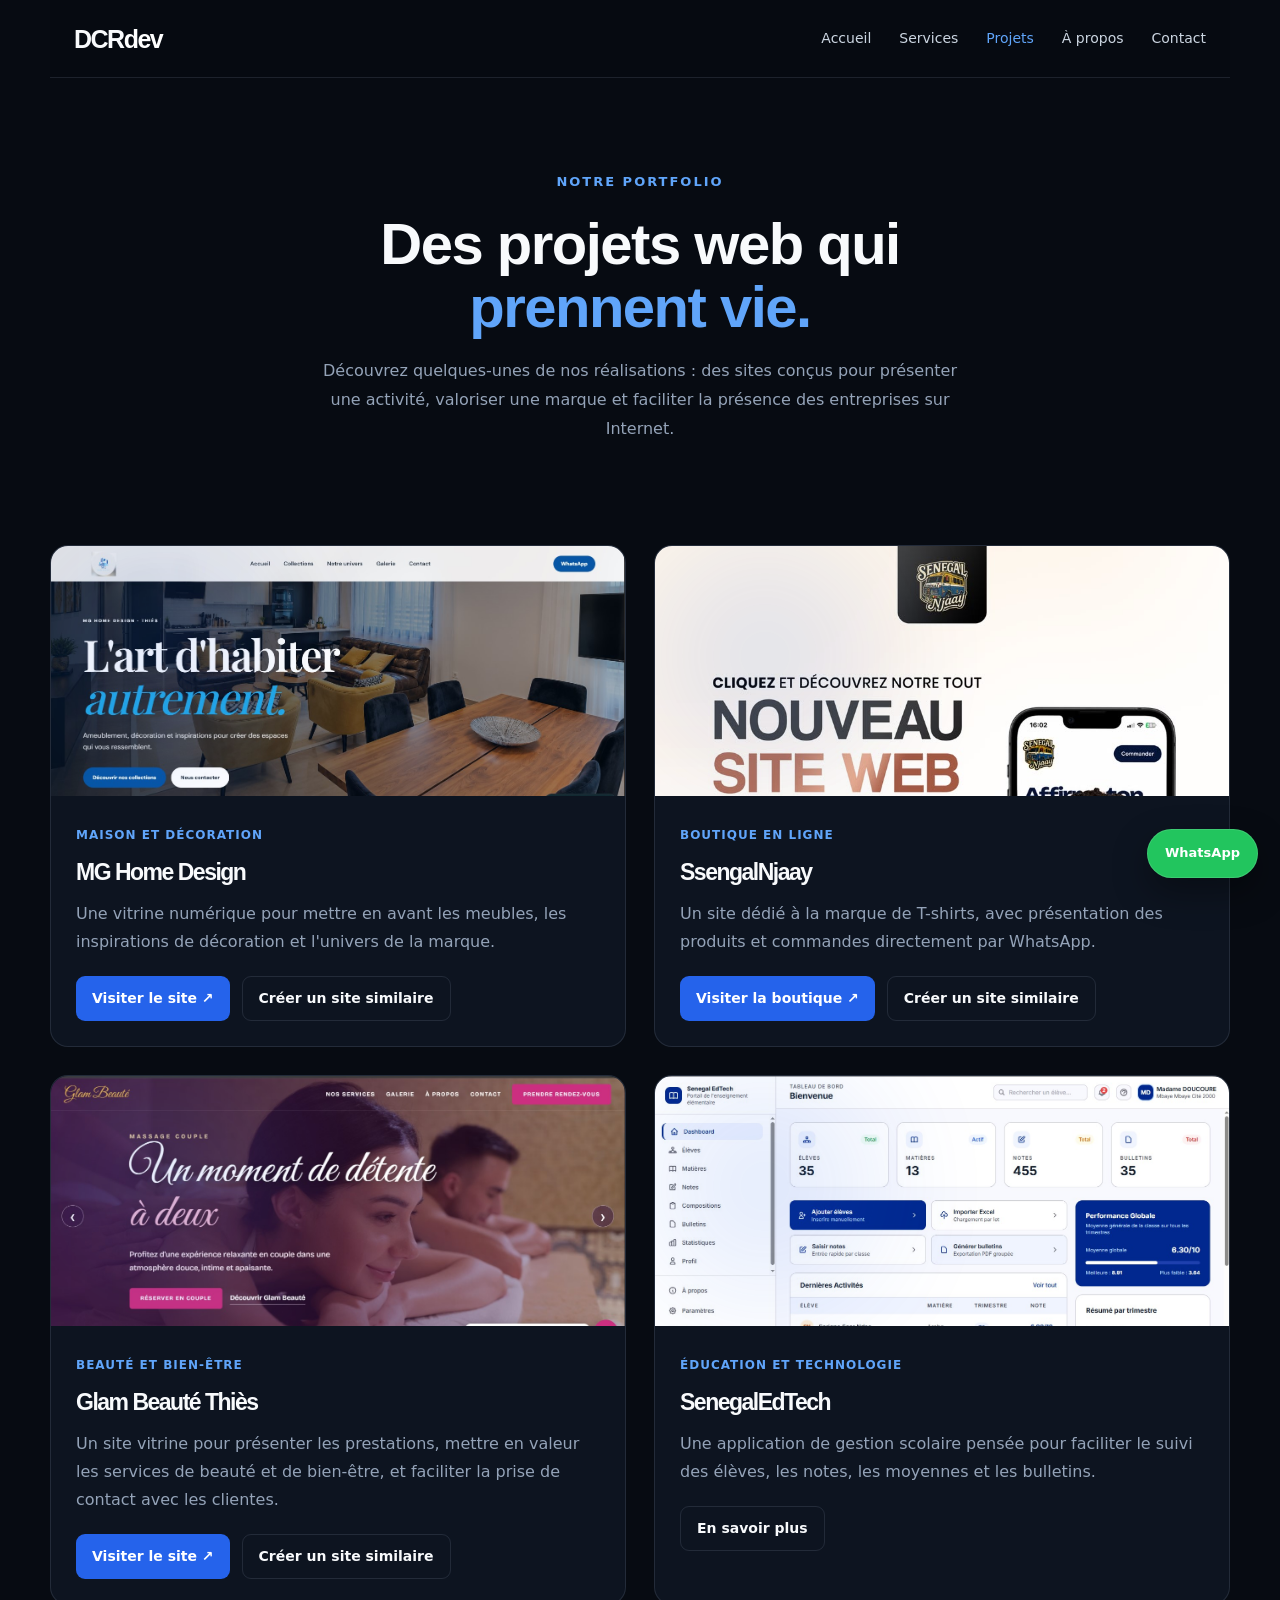
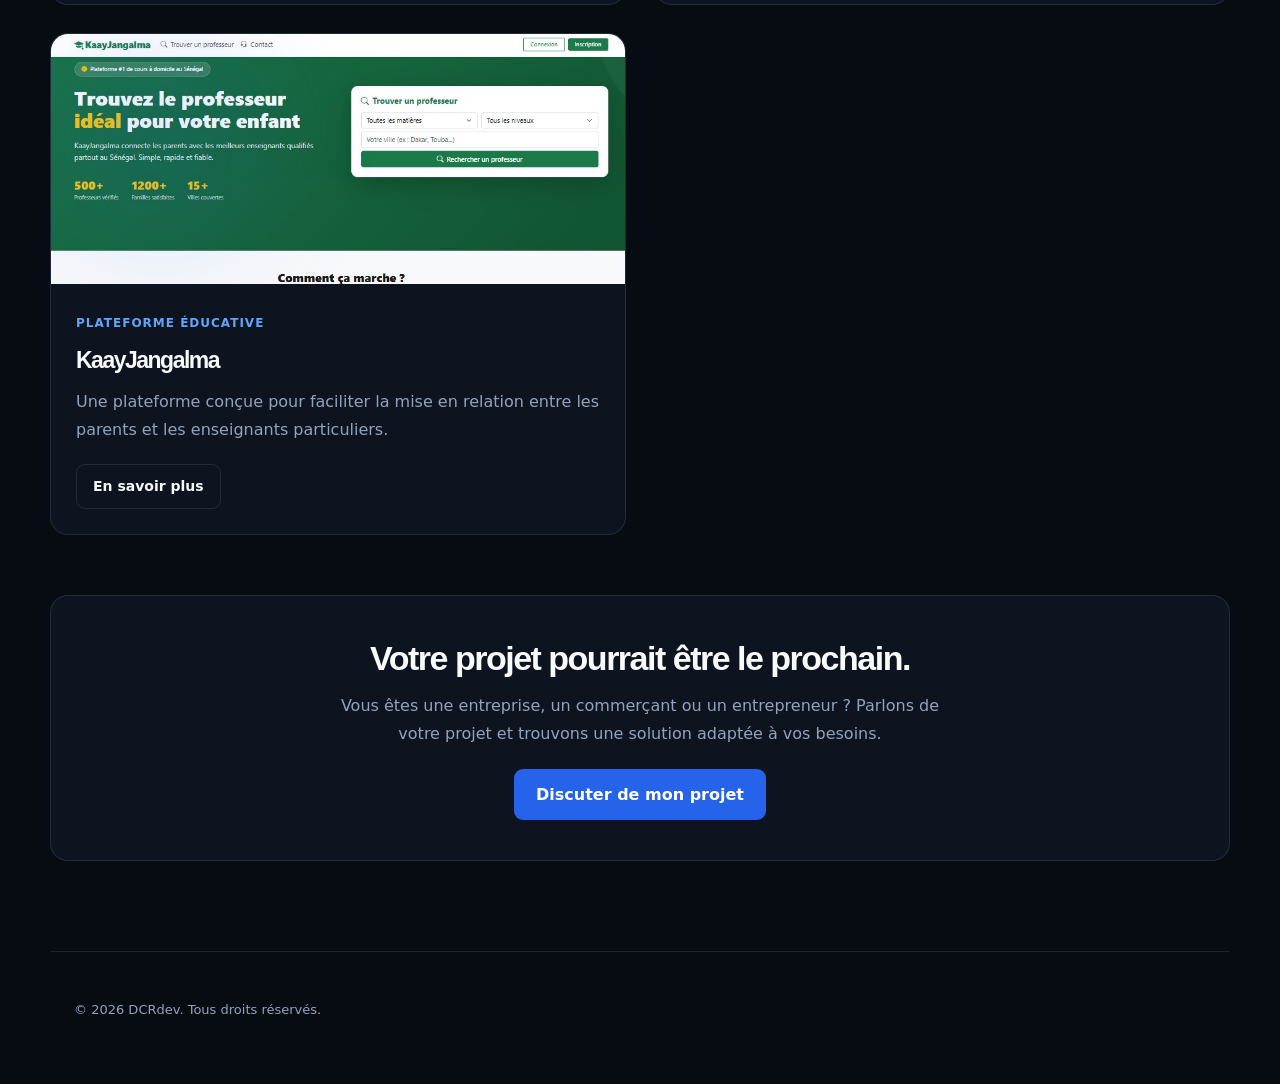
<file: projets.html>
<!DOCTYPE html>
<html lang="fr">

<head>
    <meta charset="UTF-8">
    <meta name="viewport" content="width=device-width, initial-scale=1.0">

    <title>Nos projets | DCRdev</title>
    <meta name="description"
        content="Découvrez les sites web réalisés par DCRdev : beauté, décoration, éducation et plateformes numériques.">

    <link rel="stylesheet" href="assets/css/style.css">
</head>

<body>

    <header class="header">
        <a href="index.html" class="logo">DCR<span>dev</span></a>

        <nav class="nav" id="nav" aria-label="Navigation principale">
            <a href="index.html">Accueil</a>
            <a href="services.html">Services</a>
            <a href="projets.html" aria-current="page">Projets</a>
            <a href="apropos.html">À propos</a>
            <a href="contact.html">Contact</a>
        </nav>

        <button class="menu" type="button" aria-label="Ouvrir le menu" aria-expanded="false">☰</button>
    </header>

    <main>
        <section class="projects-hero">
            <div class="container reveal">
                <span class="eyebrow">Notre portfolio</span>
                <h1>Des projets web qui<br><span>prennent vie.</span></h1>
                <p>
                    Découvrez quelques-unes de nos réalisations : des sites conçus
                    pour présenter une activité, valoriser une marque et faciliter
                    la présence des entreprises sur Internet.
                </p>
            </div>
        </section>

        <section class="projects-section">
            <div class="container">
                <div class="projects-grid">

                    <article class="project-card reveal">

                        <!-- MG HOME DESIGN -->
                        <a class="project-visual project-image-link" href="https://mghomedesign.netlify.app"
                            target="_blank" rel="noopener noreferrer" aria-label="Visiter le site MG Home Design">
                            <img src="assets/images/mg.jpg" alt="Aperçu du site MG Home Design Thiès" loading="lazy">
                            <span class="project-image-overlay">
                                MG HOME DESIGN
                                <small>AMEUBLEMENT · DÉCORATION</small>
                                <b>Visiter le site ↗</b>
                            </span>
                        </a>


                        <div class="project-content">
                            <span class="project-category">Maison et décoration</span>
                            <h2>MG Home Design</h2>
                            <p>
                                Une vitrine numérique pour mettre en avant les meubles,
                                les inspirations de décoration et l'univers de la marque.
                            </p>

                            <div class="project-actions">
                                <a class="project-link" href="https://mghomedesign.netlify.app" target="_blank"
                                    rel="noopener noreferrer">
                                    Visiter le site ↗
                                </a>

                                <a class="project-contact"
                                    href="https://wa.me/221782921001?text=Bonjour%20DCRdev%2C%20je%20souhaite%20un%20site%20pour%20mon%20activit%C3%A9%20commerciale."
                                    target="_blank" rel="noopener noreferrer">
                                    Créer un site similaire
                                </a>
                            </div>
                        </div>
                    </article>


                    <article class="project-card reveal">
                        <a class="project-visual project-image-link" href="https://senegalnjaay.netlify.app"
                            target="_blank" rel="noopener noreferrer" aria-label="Visiter le site SsengalNjaay">
                            <img src="assets/images/SenegalNjaay.jpeg" alt="Aperçu du site de la marque SsengalNjaay"
                                loading="lazy">
                            <span class="project-image-overlay">
                                SsengalNjaay
                                <small>MODE · T-SHIRTS</small>
                                <b>Visiter la boutique ↗</b>
                            </span>
                        </a>

                        <div class="project-content">
                            <span class="project-category">Boutique en ligne</span>
                            <h2>SsengalNjaay</h2>
                            <p>
                                Un site dédié à la marque de T-shirts, avec présentation des produits
                                et commandes directement par WhatsApp.
                            </p>

                            <div class="project-actions">
                                <a class="project-link" href="https://senegalnjaay.netlify.app" target="_blank"
                                    rel="noopener noreferrer">
                                    Visiter la boutique ↗
                                </a>
                                <a class="project-contact"
                                    href="https://wa.me/221782921001?text=Bonjour%20DCRdev%2C%20je%20souhaite%20un%20site%20pour%20ma%20marque."
                                    target="_blank" rel="noopener noreferrer">
                                    Créer un site similaire
                                </a>
                            </div>
                        </div>
                    </article>


                    <article class="project-card reveal">

                        <!-- GLAM BEAUTÉ THIÈS -->
                        <a class="project-visual project-image-link" href="https://glam-beaute-thies.netlify.app"
                            target="_blank" rel="noopener noreferrer" aria-label="Visiter le site Glam Beauté Thiès">
                            <img src="assets/images/glamm.jpg" alt="Aperçu du site Glam Beauté Thiès" loading="lazy">
                            <span class="project-image-overlay">
                                GLAM BEAUTÉ
                                <small>BEAUTÉ · BIEN-ÊTRE</small>
                                <b>Visiter le site ↗</b>
                            </span>
                        </a>


                        <div class="project-content">
                            <span class="project-category">Beauté et bien-être</span>
                            <h2>Glam Beauté Thiès</h2>
                            <p>
                                Un site vitrine pour présenter les prestations,
                                mettre en valeur les services de beauté et de bien-être,
                                et faciliter la prise de contact avec les clientes.
                            </p>

                            <div class="project-actions">
                                <a class="project-link" href="https://glam-beaute-thies.netlify.app" target="_blank"
                                    rel="noopener noreferrer">
                                    Visiter le site ↗
                                </a>

                                <a class="project-contact"
                                    href="https://wa.me/221782921001?text=Bonjour%20DCRdev%2C%20je%20souhaite%20un%20site%20pour%20une%20activit%C3%A9%20de%20beaut%C3%A9."
                                    target="_blank" rel="noopener noreferrer">
                                    Créer un site similaire
                                </a>
                            </div>
                        </div>
                    </article>



                    <article class="project-card reveal">

                        <!-- SENEGAL EDTECH -->
                        <div class="project-visual project-image-link">
                            <img src="assets/images/seneg.jpg" alt="Aperçu de l'application SenegalEdTech"
                                loading="lazy">
                            <span class="project-image-overlay">
                                SenegalEdTech
                                <small>ÉDUCATION · GESTION SCOLAIRE</small>
                                <b>Présentation sur demande</b>
                            </span>
                        </div>


                        <div class="project-content">
                            <span class="project-category">Éducation et technologie</span>
                            <h2>SenegalEdTech</h2>
                            <p>
                                Une application de gestion scolaire pensée pour faciliter
                                le suivi des élèves, les notes, les moyennes et les bulletins.
                            </p>

                            <div class="project-actions">
                                <a class="project-contact"
                                    href="https://wa.me/221782921001?text=Bonjour%20DCRdev%2C%20je%20souhaite%20en%20savoir%20plus%20sur%20SenegalEdTech."
                                    target="_blank" rel="noopener noreferrer">
                                    En savoir plus
                                </a>
                            </div>
                        </div>
                    </article>

                    <article class="project-card reveal">

                        <!-- KAAYJANGALMA -->
                        <div class="project-visual project-image-link">
                            <img src="assets/images/kaay-jangalma.jpg" alt="Aperçu de la plateforme KaayJangalma"
                                loading="lazy">
                            <span class="project-image-overlay">
                                KaayJangalma
                                <small>ÉDUCATION · MISE EN RELATION</small>
                                <b>Présentation sur demande</b>
                            </span>
                        </div>


                        <div class="project-content">
                            <span class="project-category">Plateforme éducative</span>
                            <h2>KaayJangalma</h2>
                            <p>
                                Une plateforme conçue pour faciliter la mise en relation
                                entre les parents et les enseignants particuliers.
                            </p>

                            <div class="project-actions">
                                <a class="project-contact"
                                    href="https://wa.me/221782921001?text=Bonjour%20DCRdev%2C%20je%20souhaite%20en%20savoir%20plus%20sur%20KaayJangalma."
                                    target="_blank" rel="noopener noreferrer">
                                    En savoir plus
                                </a>
                            </div>
                        </div>
                    </article>

                </div>

                <div class="projects-cta reveal">
                    <h2>Votre projet pourrait être le prochain.</h2>
                    <p>
                        Vous êtes une entreprise, un commerçant ou un entrepreneur ?
                        Parlons de votre projet et trouvons une solution adaptée à vos besoins.
                    </p>

                    <a href="https://wa.me/221782921001?text=Bonjour%20DCRdev%2C%20je%20souhaite%20discuter%20de%20la%20cr%C3%A9ation%20de%20mon%20site%20web."
                        target="_blank" rel="noopener noreferrer">
                        Discuter de mon projet
                    </a>
                </div>
            </div>
        </section>
    </main>

    <footer class="footer">
        <div class="container">
            <p>© <span id="year"></span> DCRdev. Tous droits réservés.</p>
        </div>
    </footer>

    <a class="floating-wa" href="https://wa.me/221782921001" target="_blank" rel="noopener noreferrer"
        aria-label="Contacter DCRdev sur WhatsApp">
        WhatsApp
    </a>

    <script src="assets/js/main.js"></script>

</body>

</html>
</file>
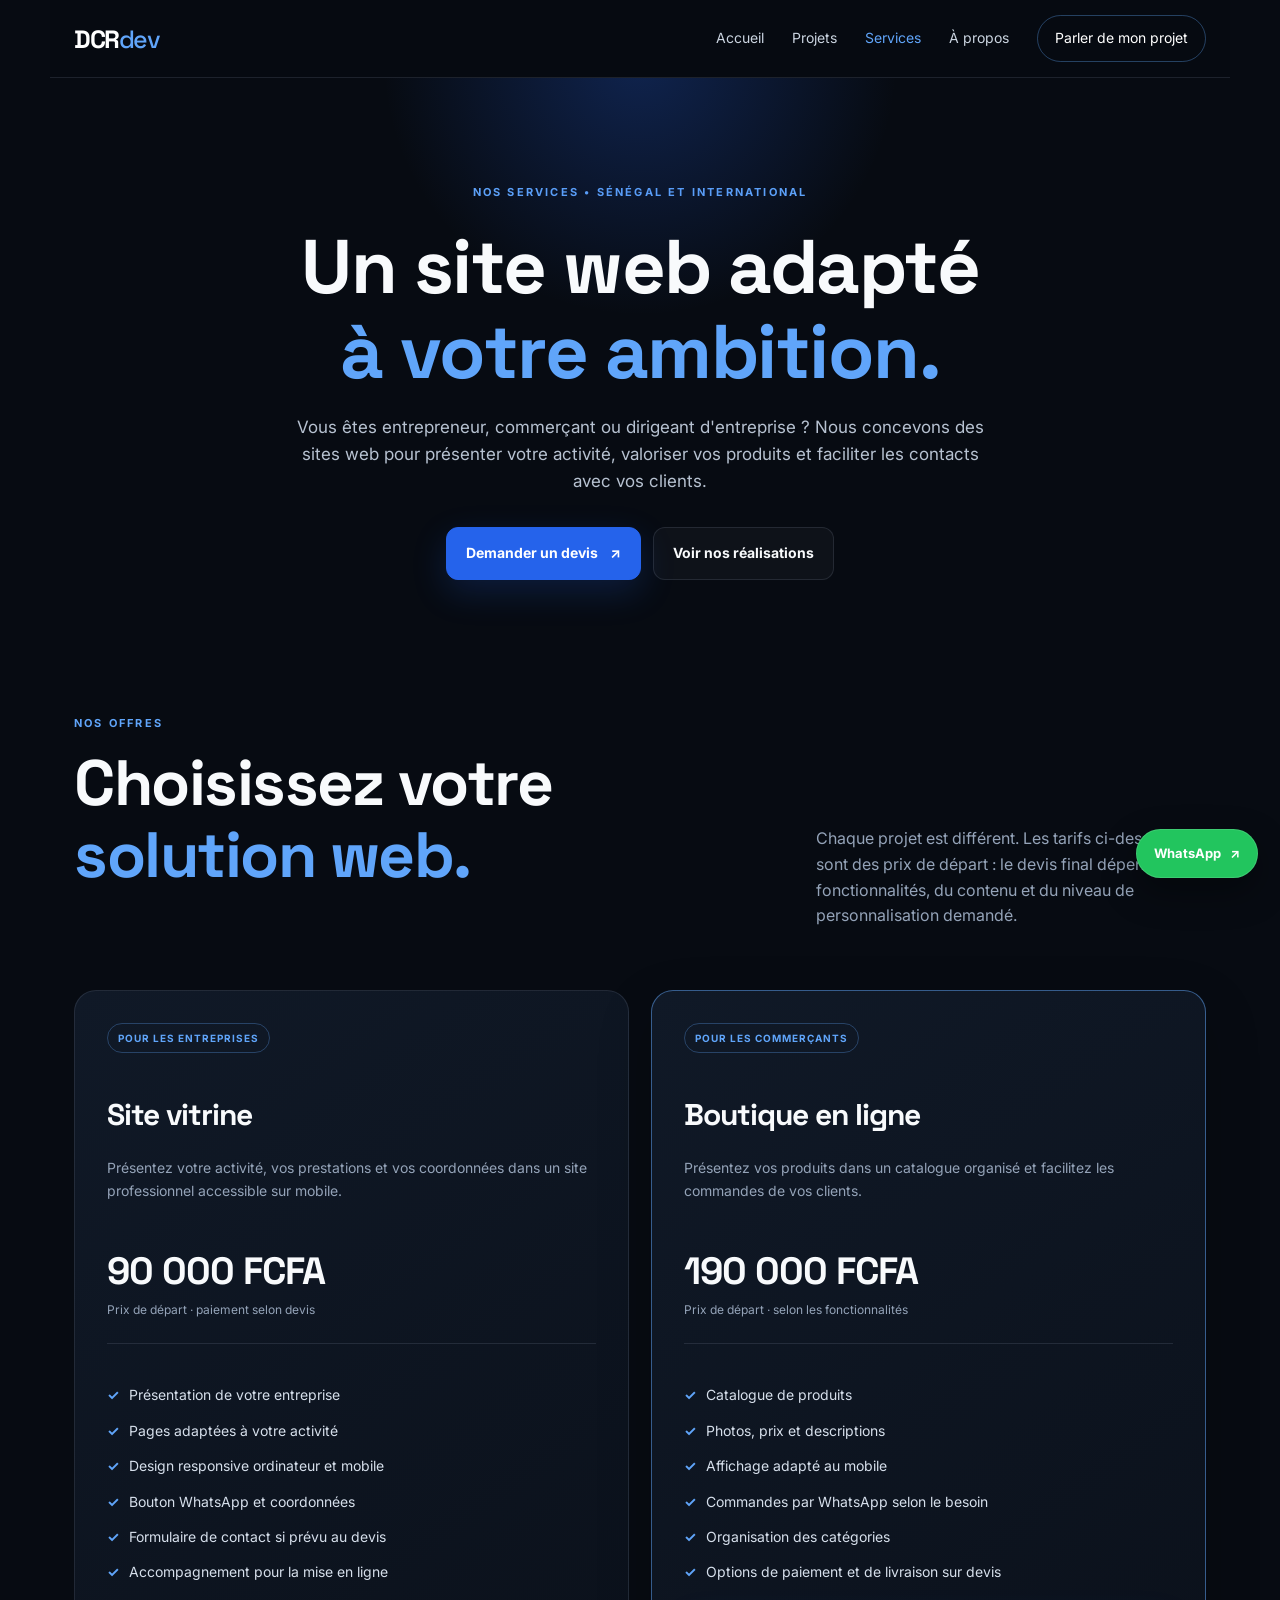
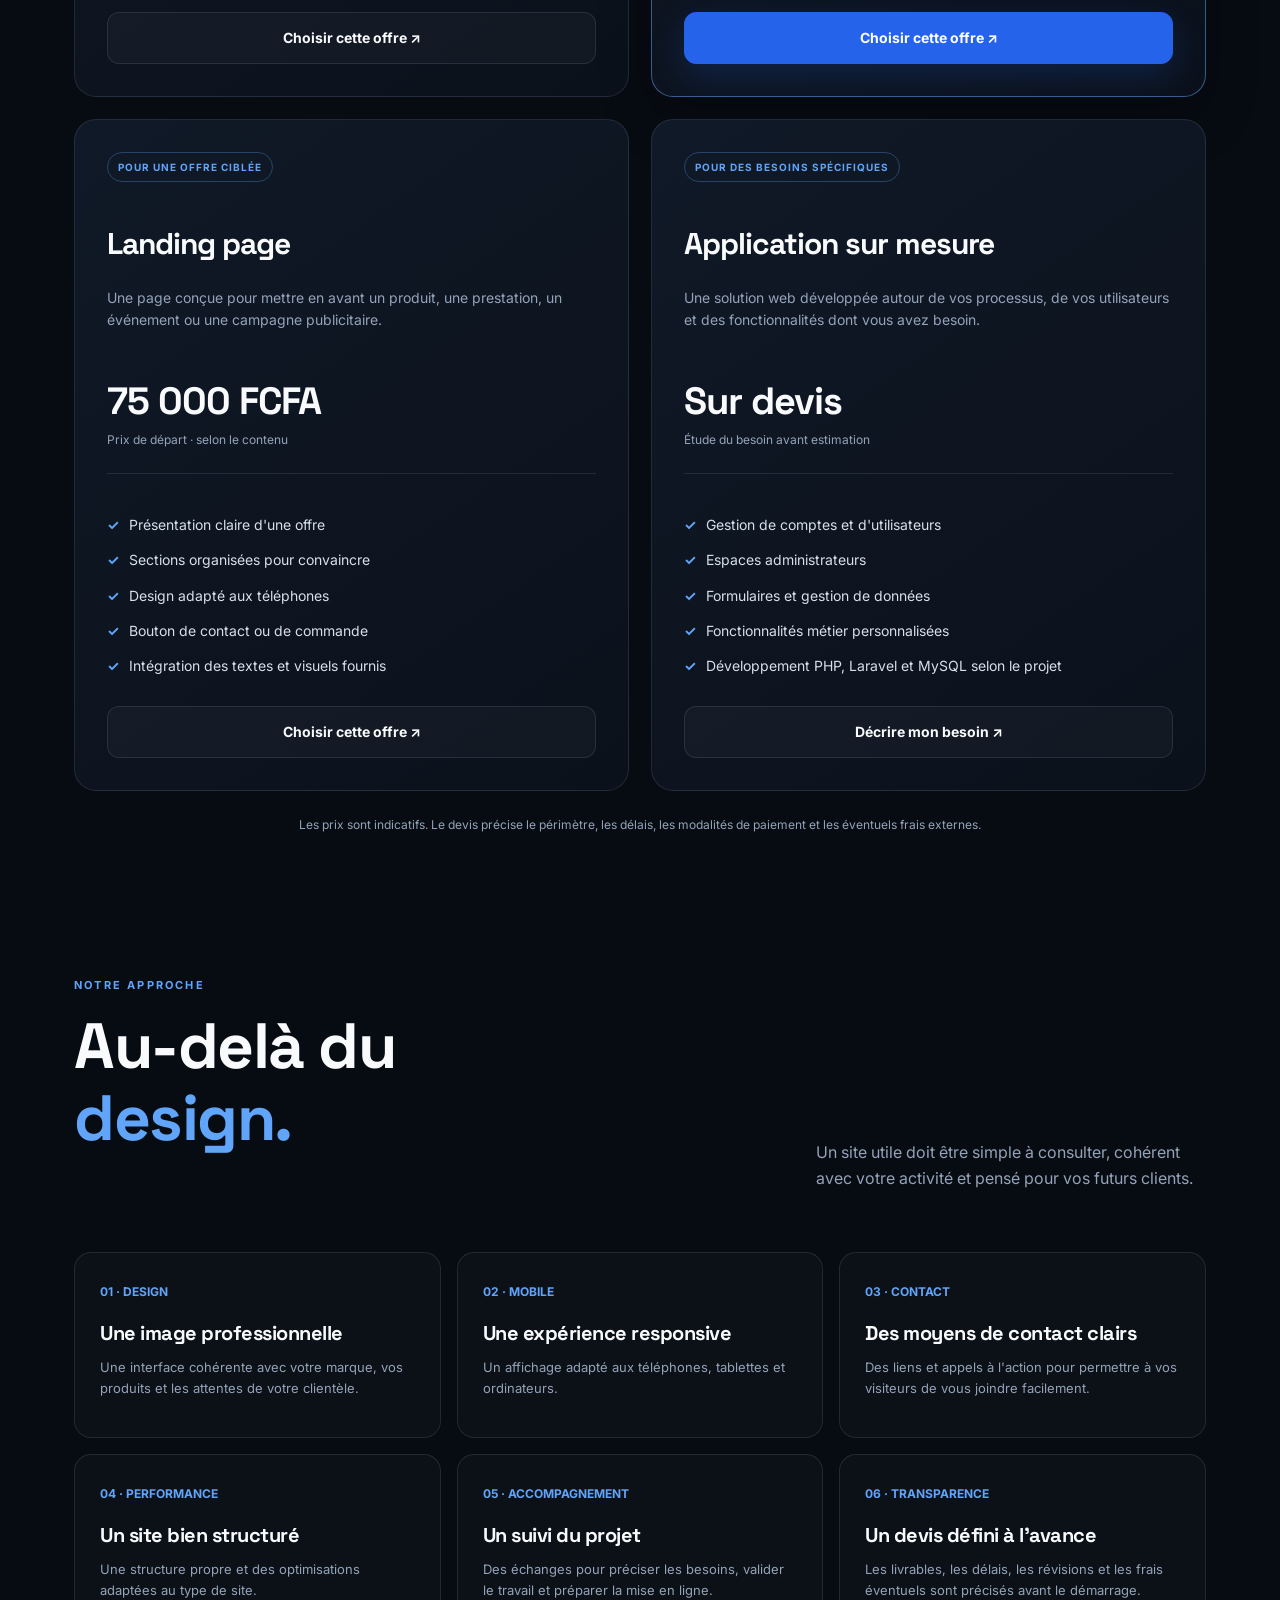
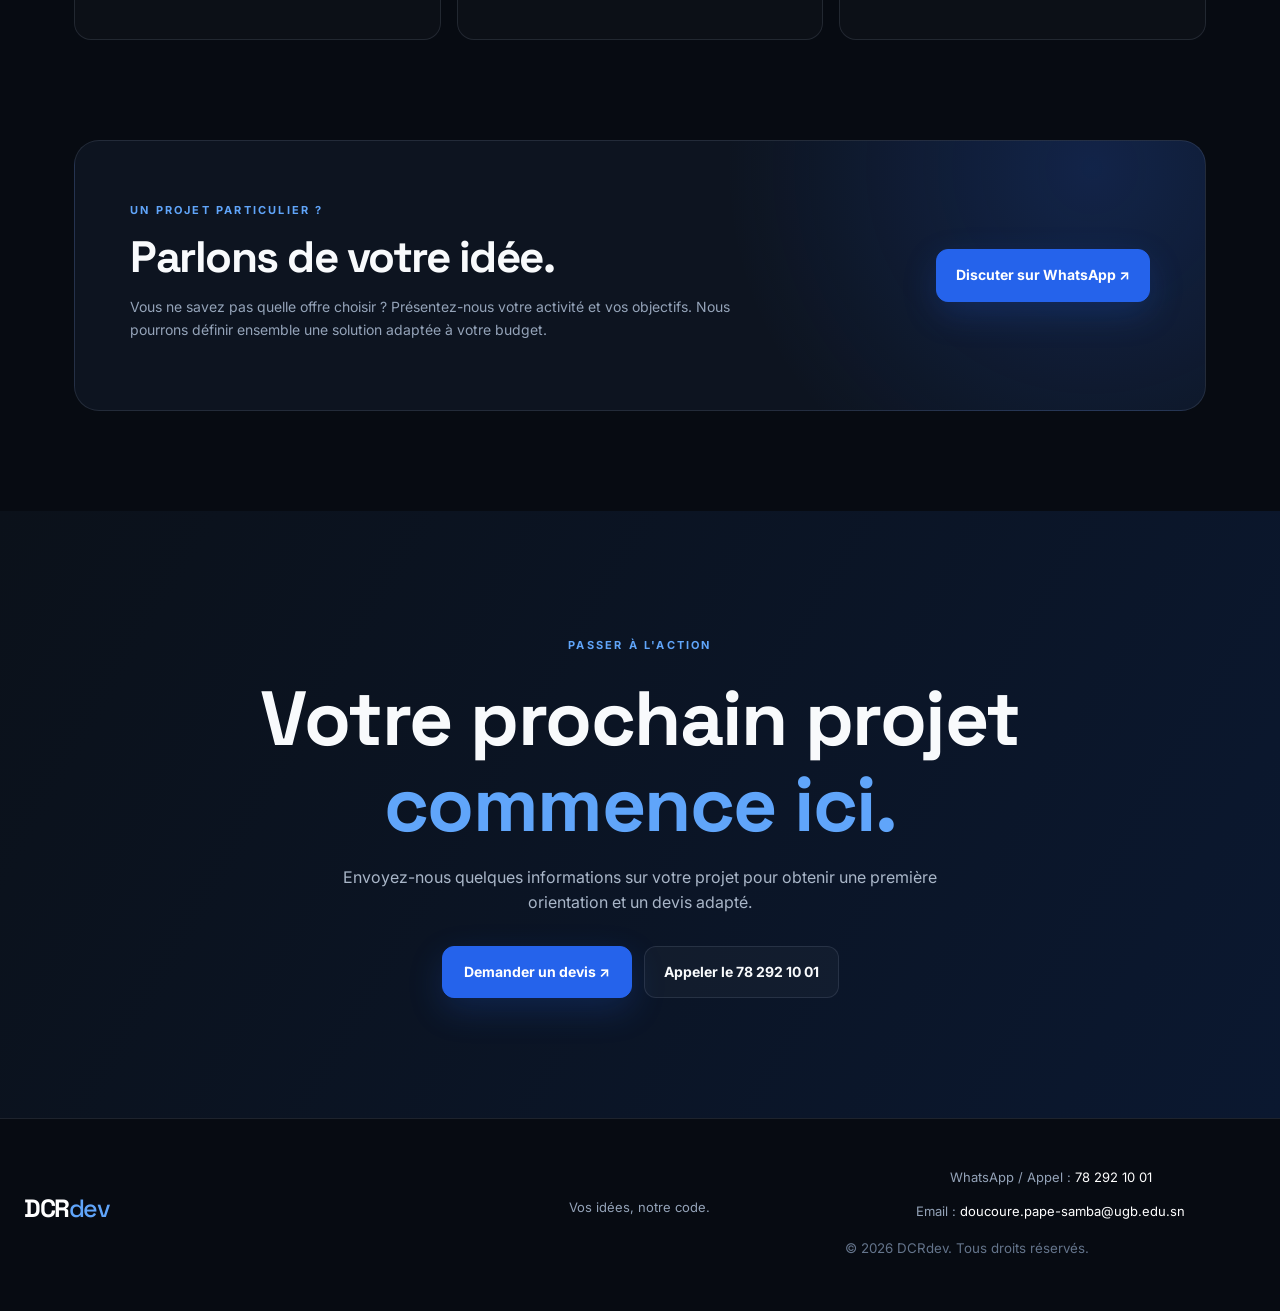
<file: services.html>
<!DOCTYPE html>
<html lang="fr">

<head>
    <meta charset="UTF-8">
    <meta name="viewport" content="width=device-width, initial-scale=1.0">
    <meta name="description"
        content="Découvrez les offres DCRdev : sites vitrines, boutiques en ligne, landing pages et applications web sur mesure au Sénégal.">
    <meta name="theme-color" content="#070b12">
    <title>Nos services et tarifs | DCRdev</title>

    <link rel="preconnect" href="https://fonts.googleapis.com">
    <link rel="preconnect" href="https://fonts.gstatic.com" crossorigin>
    <link
        href="https://fonts.googleapis.com/css2?family=Inter:wght@400;500;600;700&family=Space+Grotesk:wght@500;600;700&display=swap"
        rel="stylesheet">

    <link rel="stylesheet" href="assets/css/style.css">
    <link rel="icon" type="image/png" href="assets/images/dcrdev-logo.png">


</head>

<body>
    <header class="header">
        <a class="logo" href="index.html" aria-label="DCRdev accueil">
            <span>DCR</span><b>dev</b>
        </a>

        <nav class="nav" id="nav">
            <a href="index.html">Accueil</a>
            <a href="projets.html">Projets</a>
            <a href="services.html" class="services-nav-active" aria-current="page">Services</a>
            <a href="apropos.html">À propos</a>
            <a class="nav-cta" href="contact.html">Parler de mon projet</a>
        </nav>

        <button class="menu" aria-label="Ouvrir le menu" aria-expanded="false">☰</button>
    </header>

    <main>
        <section class="services-hero">
            <span class="eyebrow">NOS SERVICES • SÉNÉGAL ET INTERNATIONAL</span>

            <h1>Un site web adapté<br><span>à votre ambition.</span></h1>

            <p>
                Vous êtes entrepreneur, commerçant ou dirigeant d'entreprise ?
                Nous concevons des sites web pour présenter votre activité,
                valoriser vos produits et faciliter les contacts avec vos clients.
            </p>

            <div class="hero-actions">
                <a class="btn primary"
                    href="https://wa.me/221782921001?text=Bonjour%20DCRdev%2C%20je%20souhaite%20recevoir%20un%20devis%20pour%20un%20site%20web."
                    target="_blank" rel="noopener">
                    Demander un devis <span>↗</span>
                </a>

                <a class="btn secondary" href="index.html#projets">
                    Voir nos réalisations
                </a>
            </div>
        </section>

        <section class="offer-section">
            <div class="section-head reveal">
                <div>
                    <span class="eyebrow">NOS OFFRES</span>
                    <h2>Choisissez votre<br><span>solution web.</span></h2>
                </div>

                <p>
                    Chaque projet est différent. Les tarifs ci-dessous sont des prix
                    de départ : le devis final dépend des fonctionnalités, du contenu
                    et du niveau de personnalisation demandé.
                </p>
            </div>

            <div class="offer-grid">
                <article class="offer-card reveal">
                    <span class="offer-label">POUR LES ENTREPRISES</span>
                    <h2>Site vitrine</h2>

                    <p class="offer-description">
                        Présentez votre activité, vos prestations et vos coordonnées
                        dans un site professionnel accessible sur mobile.
                    </p>

                    <div class="offer-price">
                        <strong>90 000 FCFA</strong>
                        <span>Prix de départ · paiement selon devis</span>
                    </div>

                    <ul class="offer-includes">
                        <li>Présentation de votre entreprise</li>
                        <li>Pages adaptées à votre activité</li>
                        <li>Design responsive ordinateur et mobile</li>
                        <li>Bouton WhatsApp et coordonnées</li>
                        <li>Formulaire de contact si prévu au devis</li>
                        <li>Accompagnement pour la mise en ligne</li>
                    </ul>

                    <a class="btn secondary"
                        href="https://wa.me/221782921001?text=Bonjour%20DCRdev%2C%20je%20souhaite%20un%20devis%20pour%20un%20site%20vitrine%20%C3%A0%20partir%20de%20100%20000%20FCFA."
                        target="_blank" rel="noopener">
                        Choisir cette offre ↗
                    </a>
                </article>

                <article class="offer-card popular reveal">
                    <span class="offer-label">POUR LES COMMERÇANTS</span>
                    <h2>Boutique en ligne</h2>

                    <p class="offer-description">
                        Présentez vos produits dans un catalogue organisé et facilitez
                        les commandes de vos clients.
                    </p>

                    <div class="offer-price">
                        <strong>190 000 FCFA</strong>
                        <span>Prix de départ · selon les fonctionnalités</span>
                    </div>

                    <ul class="offer-includes">
                        <li>Catalogue de produits</li>
                        <li>Photos, prix et descriptions</li>
                        <li>Affichage adapté au mobile</li>
                        <li>Commandes par WhatsApp selon le besoin</li>
                        <li>Organisation des catégories</li>
                        <li>Options de paiement et de livraison sur devis</li>
                    </ul>

                    <a class="btn primary"
                        href="https://wa.me/221782921001?text=Bonjour%20DCRdev%2C%20je%20souhaite%20un%20devis%20pour%20une%20boutique%20en%20ligne%20%C3%A0%20partir%20de%20200%20000%20FCFA."
                        target="_blank" rel="noopener">
                        Choisir cette offre ↗
                    </a>
                </article>

                <article class="offer-card reveal">
                    <span class="offer-label">POUR UNE OFFRE CIBLÉE</span>
                    <h2>Landing page</h2>

                    <p class="offer-description">
                        Une page conçue pour mettre en avant un produit, une prestation,
                        un événement ou une campagne publicitaire.
                    </p>

                    <div class="offer-price">
                        <strong>75 000 FCFA</strong>
                        <span>Prix de départ · selon le contenu</span>
                    </div>

                    <ul class="offer-includes">
                        <li>Présentation claire d'une offre</li>
                        <li>Sections organisées pour convaincre</li>
                        <li>Design adapté aux téléphones</li>
                        <li>Bouton de contact ou de commande</li>
                        <li>Intégration des textes et visuels fournis</li>
                    </ul>

                    <a class="btn secondary"
                        href="https://wa.me/221782921001?text=Bonjour%20DCRdev%2C%20je%20souhaite%20un%20devis%20pour%20une%20landing%20page%20%C3%A0%20partir%20de%2075%20000%20FCFA."
                        target="_blank" rel="noopener">
                        Choisir cette offre ↗
                    </a>
                </article>

                <article class="offer-card reveal">
                    <span class="offer-label">POUR DES BESOINS SPÉCIFIQUES</span>
                    <h2>Application sur mesure</h2>

                    <p class="offer-description">
                        Une solution web développée autour de vos processus, de vos
                        utilisateurs et des fonctionnalités dont vous avez besoin.
                    </p>

                    <div class="offer-price">
                        <strong>Sur devis</strong>
                        <span>Étude du besoin avant estimation</span>
                    </div>

                    <ul class="offer-includes">
                        <li>Gestion de comptes et d'utilisateurs</li>
                        <li>Espaces administrateurs</li>
                        <li>Formulaires et gestion de données</li>
                        <li>Fonctionnalités métier personnalisées</li>
                        <li>Développement PHP, Laravel et MySQL selon le projet</li>
                    </ul>

                    <a class="btn secondary"
                        href="https://wa.me/221782921001?text=Bonjour%20DCRdev%2C%20je%20souhaite%20discuter%20d%27une%20application%20web%20sur%20mesure."
                        target="_blank" rel="noopener">
                        Décrire mon besoin ↗
                    </a>
                </article>
            </div>

            <p class="offer-note">
                Les prix sont indicatifs. Le devis précise le périmètre, les délais,
                les modalités de paiement et les éventuels frais externes.
            </p>
        </section>

        <section class="included-section">
            <div class="section-head reveal">
                <div>
                    <span class="eyebrow">NOTRE APPROCHE</span>
                    <h2>Au-delà du<br><span>design.</span></h2>
                </div>

                <p>
                    Un site utile doit être simple à consulter, cohérent avec votre
                    activité et pensé pour vos futurs clients.
                </p>
            </div>

            <div class="included-grid">
                <article class="included-item reveal">
                    <span>01 · DESIGN</span>
                    <h3>Une image professionnelle</h3>
                    <p>
                        Une interface cohérente avec votre marque, vos produits et
                        les attentes de votre clientèle.
                    </p>
                </article>

                <article class="included-item reveal">
                    <span>02 · MOBILE</span>
                    <h3>Une expérience responsive</h3>
                    <p>
                        Un affichage adapté aux téléphones, tablettes et ordinateurs.
                    </p>
                </article>

                <article class="included-item reveal">
                    <span>03 · CONTACT</span>
                    <h3>Des moyens de contact clairs</h3>
                    <p>
                        Des liens et appels à l'action pour permettre à vos visiteurs
                        de vous joindre facilement.
                    </p>
                </article>

                <article class="included-item reveal">
                    <span>04 · PERFORMANCE</span>
                    <h3>Un site bien structuré</h3>
                    <p>
                        Une structure propre et des optimisations adaptées au type de site.
                    </p>
                </article>

                <article class="included-item reveal">
                    <span>05 · ACCOMPAGNEMENT</span>
                    <h3>Un suivi du projet</h3>
                    <p>
                        Des échanges pour préciser les besoins, valider le travail
                        et préparer la mise en ligne.
                    </p>
                </article>

                <article class="included-item reveal">
                    <span>06 · TRANSPARENCE</span>
                    <h3>Un devis défini à l'avance</h3>
                    <p>
                        Les livrables, les délais, les révisions et les frais éventuels
                        sont précisés avant le démarrage.
                    </p>
                </article>
            </div>
        </section>

        <section class="custom-section">
            <div class="custom-card reveal">
                <div>
                    <span class="eyebrow">UN PROJET PARTICULIER ?</span>
                    <h2>Parlons de votre idée.</h2>
                    <p>
                        Vous ne savez pas quelle offre choisir ? Présentez-nous votre
                        activité et vos objectifs. Nous pourrons définir ensemble
                        une solution adaptée à votre budget.
                    </p>
                </div>

                <a class="btn primary"
                    href="https://wa.me/221782921001?text=Bonjour%20DCRdev%2C%20je%20souhaite%20discuter%20de%20mon%20projet%20et%20de%20mon%20budget."
                    target="_blank" rel="noopener">
                    Discuter sur WhatsApp ↗
                </a>
            </div>
        </section>

        <section class="contact-section">
            <div class="contact-inner reveal">
                <span class="eyebrow">PASSER À L'ACTION</span>
                <h2>Votre prochain projet<br><span>commence ici.</span></h2>
                <p>
                    Envoyez-nous quelques informations sur votre projet pour obtenir
                    une première orientation et un devis adapté.
                </p>

                <div class="contact-actions contact-actions-centered">
                    <a class="btn primary big"
                        href="https://wa.me/221782921001?text=Bonjour%20DCRdev%2C%20je%20souhaite%20obtenir%20un%20devis."
                        target="_blank" rel="noopener">
                        Demander un devis ↗
                    </a>

                    <a class="btn secondary big" href="tel:+221782921001">
                        Appeler le 78 292 10 01
                    </a>
                </div>
            </div>
        </section>
    </main>

    <a class="floating-wa"
        href="https://wa.me/221782921001?text=Bonjour%20DCRdev%2C%20je%20souhaite%20parler%20de%20mon%20projet%20web."
        target="_blank" rel="noopener" aria-label="Contacter DCRdev sur WhatsApp">
        <span>WhatsApp</span>↗
    </a>

    <footer>
        <a class="logo" href="index.html" aria-label="DCRdev accueil">
            <span>DCR</span><b>dev</b>
        </a>

        <p>Vos idées, notre code.</p>

        <div>
            <p class="footer-contact">
                WhatsApp / Appel :
                <a href="tel:+221782921001">78 292 10 01</a>
            </p>

            <p class="footer-contact">
                Email :
                <a href="mailto:doucoure.pape-samba@ugb.edu.sn">
                    doucoure.pape-samba@ugb.edu.sn
                </a>
            </p>
            <small>© <span id="year"></span> DCRdev. Tous droits réservés.</small>
        </div>
    </footer>

    <script src="assets/js/main.js"></script>

</body>

</html>
</file>
<file: assets/css/style.css>
/* ==================================================
   DCRdev — FEUILLE DE STYLE COMMUNE
   Accueil · Services · Projets · À propos · Contact
================================================== */

/* 1. VARIABLES ET BASE */

:root {
    --bg: #070b12;
    --surface: #0d1420;
    --surface2: #111b2a;
    --text: #f8fafc;
    --muted: #94a3b8;
    --blue: #2563eb;
    --blue2: #60a5fa;
    --line: rgba(148, 163, 184, .16);
    --max: 1180px;
    --radius: 18px;
    --transition: .25s ease;
}

*,
*::before,
*::after {
    box-sizing: border-box;
}

html {
    scroll-behavior: smooth;
    scroll-padding-top: 90px;
}

body {
    margin: 0;
    min-width: 320px;
    font-family: Inter, system-ui, sans-serif;
    background: var(--bg);
    color: var(--text);
    line-height: 1.6;
    overflow-wrap: break-word;
}

img,
video,
iframe {
    max-width: 100%;
}

img {
    height: auto;
}

button,
input,
textarea,
select {
    font: inherit;
}

button,
a {
    -webkit-tap-highlight-color: transparent;
}

a {
    color: inherit;
    text-decoration: none;
}

button {
    cursor: pointer;
}

.container {
    width: min(calc(100% - 48px), var(--max));
    margin-inline: auto;
}

h1,
h2,
h3 {
    font-family: "Space Grotesk", sans-serif;
    line-height: 1.12;
    letter-spacing: -1.5px;
}

h2 span,
.hero h1 span {
    color: var(--blue2);
}

.eyebrow {
    color: var(--blue2);
    font-size: 11px;
    font-weight: 700;
    letter-spacing: 2.2px;
}

:focus-visible {
    outline: 2px solid var(--blue2);
    outline-offset: 4px;
}

/* 2. EN-TÊTE ET NAVIGATION */

.header {
    position: sticky;
    top: 0;
    z-index: 50;
    width: 100%;
    max-width: var(--max);
    height: 78px;
    margin-inline: auto;
    padding: 0 24px;
    display: flex;
    align-items: center;
    justify-content: space-between;
    gap: 24px;
    background: rgba(7, 11, 18, .92);
    backdrop-filter: blur(18px);
    -webkit-backdrop-filter: blur(18px);
    border-bottom: 1px solid var(--line);
}

.logo {
    flex-shrink: 0;
    font-family: "Space Grotesk", sans-serif;
    font-size: 25px;
    font-weight: 700;
    letter-spacing: -1.5px;
}

.logo span {
    color: #fff;
}

.logo b {
    color: var(--blue2);
    font-weight: 500;
}

.nav {
    display: flex;
    align-items: center;
    gap: 28px;
    font-size: 14px;
    color: #cbd5e1;
}

.nav a {
    transition: color var(--transition);
}

.nav a:hover,
.nav a[aria-current="page"] {
    color: var(--blue2);
}

.nav .nav-cta {
    padding: 11px 17px;
    border: 1px solid rgba(96, 165, 250, .35);
    border-radius: 999px;
    color: #fff;
}

.nav .nav-cta:hover {
    background: rgba(37, 99, 235, .15);
}

.menu {
    display: none;
    padding: 4px;
    border: 0;
    background: transparent;
    color: #fff;
    font-size: 27px;
    line-height: 1;
}

/* 3. BOUTONS COMMUNS */

.btn {
    display: inline-flex;
    align-items: center;
    justify-content: center;
    gap: 12px;
    max-width: 100%;
    padding: 14px 19px;
    border: 1px solid var(--line);
    border-radius: 12px;
    font-size: 14px;
    font-weight: 700;
    text-align: center;
    overflow-wrap: anywhere;
    transition:
        background var(--transition),
        border-color var(--transition),
        transform var(--transition);
}

.btn:hover {
    transform: translateY(-2px);
}

.btn.primary {
    background: var(--blue);
    border-color: var(--blue);
    color: #fff;
    box-shadow: 0 12px 35px rgba(37, 99, 235, .2);
}

.btn.primary:hover {
    background: #1d4ed8;
}

.btn.secondary {
    background: rgba(255, 255, 255, .03);
}

.btn.secondary:hover {
    border-color: var(--blue2);
}

.btn.big,
.big {
    min-width: 190px;
    justify-content: center;
}

/* 4. ACCUEIL — HERO */

.hero {
    position: relative;
    display: grid;
    grid-template-columns: minmax(0, 1.05fr) minmax(0, .95fr);
    align-items: center;
    gap: 60px;
    max-width: var(--max);
    min-height: 690px;
    margin-inline: auto;
    padding: 100px 24px 70px;
}

.hero::before {
    content: "";
    position: absolute;
    top: -160px;
    right: -220px;
    width: 600px;
    height: 600px;
    background: radial-gradient(circle,
            rgba(37, 99, 235, .23),
            transparent 68%);
    pointer-events: none;
}

.hero-copy {
    position: relative;
    min-width: 0;
}

.hero h1 {
    margin: 18px 0 25px;
    font-size: clamp(48px, 7vw, 92px);
    letter-spacing: -3px;
}

.hero p {
    max-width: 600px;
    color: #b7c2d1;
    font-size: 18px;
}

.hero-actions {
    display: flex;
    flex-wrap: wrap;
    gap: 13px;
    margin: 32px 0 24px;
}

.hero-meta {
    display: flex;
    flex-wrap: wrap;
    gap: 20px;
    color: #8ea0b6;
    font-size: 12px;
}

/* Aperçu décoratif du navigateur sur l'accueil */

.hero-card {
    min-width: 0;
    overflow: hidden;
    border: 1px solid var(--line);
    border-radius: 25px;
    background: linear-gradient(145deg, #101b2b, #09101a);
    box-shadow: 0 30px 90px rgba(0, 0, 0, .45);
    transform: rotate(1.2deg);
}

.browser-top {
    display: flex;
    align-items: center;
    gap: 7px;
    height: 46px;
    padding: 0 16px;
    border-bottom: 1px solid var(--line);
    color: #64748b;
    font-size: 11px;
}

.browser-top i {
    width: 8px;
    height: 8px;
    border-radius: 50%;
    background: #334155;
}

.browser-top span {
    margin-left: 9px;
}

.mock-content {
    min-height: 420px;
    padding: 45px;
    background:
        radial-gradient(circle at 80% 20%, rgba(37, 99, 235, .3), transparent 40%),
        linear-gradient(145deg, #101a28, #080d15);
}

.mock-badge {
    display: inline-block;
    padding: 6px 9px;
    border: 1px solid rgba(96, 165, 250, .4);
    border-radius: 999px;
    color: var(--blue2);
    font-size: 10px;
}

.mock-content h2 {
    margin: 24px 0;
    font-size: 38px;
}

.mock-line {
    width: 55%;
    height: 7px;
    border-radius: 9px;
    background: #26364d;
}

.mock-grid {
    display: grid;
    grid-template-columns: repeat(3, minmax(0, 1fr));
    gap: 12px;
    margin-top: 80px;
}

.mock-grid div {
    height: 110px;
    border: 1px solid var(--line);
    border-radius: 14px;
    background: linear-gradient(145deg, #172437, #0b121c);
}

/* 5. STATISTIQUES */

.stats {
    display: grid;
    grid-template-columns: repeat(4, minmax(0, 1fr));
    gap: 12px;
    max-width: var(--max);
    margin-inline: auto;
    padding: 0 24px 80px;
}

.stats>div {
    min-width: 0;
    padding: 25px;
    border: 1px solid var(--line);
    border-radius: 16px;
    background: rgba(255, 255, 255, .02);
}

.stats strong {
    display: block;
    margin-bottom: 4px;
    font: 700 25px "Space Grotesk", sans-serif;
}

.stats span {
    color: var(--muted);
    font-size: 13px;
}

/* 6. SECTIONS COMMUNES */

.section {
    max-width: var(--max);
    margin-inline: auto;
    padding: 110px 24px;
}

.section-head {
    display: flex;
    align-items: end;
    justify-content: space-between;
    gap: 50px;
    margin-bottom: 45px;
}

.section-head>div,
.section-head>p {
    min-width: 0;
}

.section-head h2 {
    margin-top: 14px;
    font-size: clamp(38px, 5vw, 64px);
}

.section-head>p {
    max-width: 390px;
    color: var(--muted);
}

/* 7. PROJETS DE L'ANCIENNE PAGE D'ACCUEIL */

.projects {
    display: grid;
    grid-template-columns: repeat(2, minmax(0, 1fr));
    gap: 22px;
}

.projects>.project-card {
    min-width: 0;
}

.project-card {
    min-width: 0;
    overflow: hidden;
    border: 1px solid var(--line);
    border-radius: 22px;
    background: var(--surface);
    transition:
        transform var(--transition),
        border-color var(--transition),
        box-shadow var(--transition);
}

.project-card:hover {
    transform: translateY(-5px);
    border-color: rgba(96, 165, 250, .4);
    box-shadow: 0 22px 60px rgba(0, 0, 0, .25);
}

.project-card.featured {
    grid-column: span 2;
}

/* Visuels de l'ancien index.html */

.project-media {
    position: relative;
    height: 340px;
    overflow: hidden;
    padding: 28px;
    background: linear-gradient(135deg, #151d28, #0a0f16);
}

.project-card:not(.featured) .project-media {
    height: 280px;
}

.project-media>span {
    position: relative;
    z-index: 3;
    display: block;
    font: 700 25px "Space Grotesk", sans-serif;
}

.project-media small {
    position: relative;
    z-index: 3;
    color: #aab8ca;
    font-size: 10px;
    letter-spacing: 2px;
}

.media-furniture {
    background: linear-gradient(125deg, #0d131c, #182333 52%, #091019);
}

.media-beauty {
    background: linear-gradient(125deg, #17111a, #332031, #0c1118);
}

.media-agro {
    background: linear-gradient(125deg, #0d1917, #142e25, #09120f);
}

.media-edtech {
    background: linear-gradient(125deg, #0c1626, #122c4c, #07111e);
}

.media-kaay {
    background: #f5f7f8;
}

.image-project {
    display: block;
    padding: 0;
    background: #0b111b;
    text-decoration: none;
}

.image-project>img {
    display: block;
    width: 100%;
    height: 100%;
    max-width: 100%;
    object-fit: cover;
    object-position: top center;
    transition: transform .35s ease;
}

.image-project:hover>img {
    transform: scale(1.025);
}

.media-kaay img {
    object-position: top center;
}

.media-overlay {
    position: absolute;
    z-index: 4;
    right: 18px;
    bottom: 18px;
    left: 18px;
    padding: 14px 16px;
    border-radius: 14px;
    background: linear-gradient(180deg,
            rgba(5, 8, 13, .18),
            rgba(5, 8, 13, .92));
    color: #fff;
}

.media-overlay span {
    display: block;
    font: 700 22px "Space Grotesk", sans-serif;
}

.media-overlay small {
    display: block;
    margin-top: 4px;
    color: #d3dbe7;
    font-size: 9px;
    letter-spacing: 1.5px;
}

.media-overlay b {
    display: inline-block;
    max-width: 100%;
    margin-top: 9px;
    color: var(--blue2);
    font-size: 12px;
    overflow-wrap: anywhere;
}

.media-kaay .media-overlay {
    background: linear-gradient(180deg,
            rgba(5, 8, 13, .05),
            rgba(5, 8, 13, .9));
}

/* Illustrations décoratives conservées */

.device {
    position: absolute;
    border: 5px solid #1f2937;
    background: #dce5ee;
    box-shadow: 0 30px 70px rgba(0, 0, 0, .5);
}

.laptop {
    right: 9%;
    bottom: 7%;
    width: 62%;
    height: 62%;
    border-radius: 12px;
    transform: perspective(800px) rotateY(-7deg);
}

.phone {
    right: 3%;
    bottom: 5%;
    width: 19%;
    height: 52%;
    border-radius: 17px;
    background: #111827;
}

.beauty-card,
.dashboard {
    position: absolute;
    right: 12%;
    bottom: 12%;
    width: 57%;
    height: 58%;
    border-radius: 18px;
    background: linear-gradient(145deg, #f3dbe7, #8b5672);
    box-shadow: 0 25px 60px rgba(0, 0, 0, .4);
}

.leaf-shape {
    position: absolute;
    right: 14%;
    bottom: -80px;
    width: 280px;
    height: 280px;
    border-radius: 60% 10% 60% 10%;
    background: rgba(93, 180, 121, .32);
    transform: rotate(35deg);
}

.dashboard {
    padding: 18px;
    background: #f1f5f9;
    color: #0f172a;
}

.dashboard i {
    display: block;
    height: 25px;
    margin-top: 10px;
    border-radius: 7px;
    background: #dbeafe;
}

/* Informations sous les projets de l'accueil */

.project-info {
    display: flex;
    justify-content: space-between;
    gap: 20px;
    padding: 25px;
}

.project-info>div {
    min-width: 0;
}

.tag {
    color: var(--blue2);
    font-size: 10px;
    font-weight: 700;
    letter-spacing: 1.5px;
}

.project-info h3 {
    margin: 8px 0;
    font-size: 24px;
    letter-spacing: -.8px;
}

.project-info p {
    max-width: 700px;
    color: var(--muted);
    font-size: 14px;
}

.arrow {
    display: grid;
    flex: none;
    place-items: center;
    width: 42px;
    height: 42px;
    border: 1px solid var(--line);
    border-radius: 50%;
    transition: background var(--transition);
}

.arrow:hover {
    border-color: var(--blue);
    background: var(--blue);
}

/* Aperçu de tableau de bord scolaire */

.edtech-preview {
    position: absolute;
    inset: 24px;
    padding: 20px;
    border-radius: 18px;
    background: #f7fafc;
    color: #102033;
    box-shadow: 0 20px 50px rgba(0, 0, 0, .35);
}

.edtech-top {
    display: flex;
    justify-content: space-between;
    gap: 10px;
    padding-bottom: 12px;
    border-bottom: 1px solid #dce3eb;
}

.edtech-top span {
    color: #64748b;
    font-size: 11px;
}

.edtech-grid {
    display: grid;
    grid-template-columns: repeat(3, minmax(0, 1fr));
    gap: 10px;
    margin-top: 16px;
}

.edtech-grid>i {
    display: block;
    height: 70px;
    border-radius: 10px;
    background: #e2efff;
}

.edtech-table {
    grid-column: span 3;
    padding: 12px;
    border: 1px solid #e1e8ef;
    border-radius: 10px;
}

.edtech-table span {
    display: block;
    height: 10px;
    margin-top: 8px;
    border-radius: 6px;
    background: #e7edf3;
}

/* 8. SERVICES SUR L'ACCUEIL */

.dark-section {
    max-width: none;
    border-top: 1px solid var(--line);
    border-bottom: 1px solid var(--line);
    background: #0a1019;
}

.dark-section>* {
    max-width: var(--max);
    margin-right: auto;
    margin-left: auto;
}

.services-grid {
    display: grid;
    grid-template-columns: repeat(4, minmax(0, 1fr));
    gap: 15px;
}

.service {
    min-width: 0;
    padding: 28px;
    border: 1px solid var(--line);
    border-radius: 18px;
    background: rgba(255, 255, 255, .025);
}

.service>span {
    color: var(--blue2);
    font-size: 12px;
}

.service h3 {
    margin: 60px 0 12px;
    font-size: 25px;
    letter-spacing: -1px;
}

.service p {
    color: var(--muted);
    font-size: 14px;
}

/* 9. À PROPOS */

.about {
    padding-top: 130px;
    padding-bottom: 130px;
}

.about-card {
    padding: 70px;
    border: 1px solid var(--line);
    border-radius: 28px;
    background:
        radial-gradient(circle at 85% 10%, rgba(37, 99, 235, .18), transparent 35%),
        #0d1520;
}

.about-card h2 {
    margin: 15px 0 22px;
    font-size: clamp(38px, 5vw, 68px);
}

.about-card>p {
    max-width: 720px;
    color: #b5c0cf;
    font-size: 17px;
}

.checks {
    display: flex;
    flex-wrap: wrap;
    gap: 10px;
    margin-top: 35px;
}

.checks span {
    padding: 11px 14px;
    border: 1px solid var(--line);
    border-radius: 999px;
    color: #d6dfeb;
    font-size: 12px;
}

/* 10. PROCESSUS */

.process {
    padding-top: 20px;
}

.process-grid {
    display: grid;
    grid-template-columns: repeat(2, minmax(0, 1fr));
    gap: 14px;
}

.process-step {
    display: grid;
    grid-template-columns: 54px minmax(0, 1fr);
    gap: 18px;
    padding: 25px;
    border: 1px solid var(--line);
    border-radius: 18px;
    background: rgba(255, 255, 255, .02);
}

.process-step>span {
    display: grid;
    place-items: center;
    width: 42px;
    height: 42px;
    border-radius: 12px;
    background: rgba(37, 99, 235, .12);
    color: var(--blue2);
    font: 700 12px "Space Grotesk", sans-serif;
}

.process-step h3 {
    margin-bottom: 7px;
    font-size: 22px;
    letter-spacing: -.5px;
}

.process-step p {
    color: var(--muted);
    font-size: 13px;
}

/* 11. CONTACT ET PIED DE PAGE */

.contact-section {
    padding: 120px 24px;
    background: linear-gradient(120deg, #0b111a, #0b1830);
}

.contact-inner {
    max-width: 760px;
    margin-inline: auto;
    text-align: center;
}

.contact-inner h2 {
    margin: 18px 0;
    font-size: clamp(40px, 6vw, 78px);
}

.contact-inner p {
    max-width: 600px;
    margin: 0 auto 30px;
    color: #a9b6c8;
}

.contact-actions {
    display: flex;
    flex-wrap: wrap;
    justify-content: center;
    gap: 12px;
    margin-top: 30px;
}

.contact-actions-centered {
    justify-content: center;
}

.footer-contact {
    color: var(--muted);
}

.footer-contact a {
    color: #fff;
}

footer,
.footer {
    max-width: var(--max);
    margin-inline: auto;
    padding: 35px 24px 50px;
    border-top: 1px solid var(--line);
}

body>footer {
    display: grid;
    grid-template-columns: repeat(3, minmax(0, 1fr));
    align-items: center;
}

footer p {
    color: var(--muted);
    font-size: 13px;
    text-align: center;
}

footer small {
    color: #64748b;
    text-align: right;
}

footer .container {
    width: 100%;
}

.footer>.container {
    max-width: var(--max);
}

.footer>.container p {
    text-align: left;
}

/* 12. WHATSAPP FLOTTANT */

.floating-wa,
.whatsapp-float {
    position: fixed;
    right: 22px;
    bottom: 22px;
    z-index: 60;
    display: flex;
    align-items: center;
    justify-content: center;
    gap: 9px;
    max-width: calc(100vw - 30px);
    padding: 13px 17px;
    border: 1px solid rgba(255, 255, 255, .12);
    border-radius: 999px;
    background: #22c55e;
    color: #fff;
    font-size: 13px;
    font-weight: 700;
    box-shadow: 0 14px 35px rgba(0, 0, 0, .35);
    transition: transform var(--transition);
}

.floating-wa:hover,
.whatsapp-float:hover {
    transform: translateY(-3px);
}

/* 13. ANIMATIONS */

.reveal {
    opacity: 0;
    transform: translateY(24px);
    transition: opacity .7s ease, transform .7s ease;
}

.reveal.visible {
    opacity: 1;
    transform: none;
}

/* 14. PAGE SERVICES */

.services-hero {
    position: relative;
    max-width: var(--max);
    margin-inline: auto;
    padding: 100px 24px 75px;
    text-align: center;
    overflow: hidden;
}

.services-hero::before {
    content: "";
    position: absolute;
    top: -280px;
    left: 50%;
    width: 520px;
    height: 520px;
    transform: translateX(-50%);
    background: radial-gradient(circle, rgba(37, 99, 235, .28), transparent 70%);
    pointer-events: none;
}

.services-hero h1 {
    position: relative;
    margin: 20px 0;
    font-size: clamp(40px, 7vw, 76px);
}

.services-hero h1 span {
    color: var(--blue2);
}

.services-hero p {
    max-width: 690px;
    margin-inline: auto;
    color: #b7c2d1;
    font-size: 17px;
}

.services-hero .hero-actions {
    justify-content: center;
}

.offer-section,
.included-section {
    max-width: var(--max);
    margin-inline: auto;
}

.offer-section {
    padding: 30px 24px 100px;
}

.offer-grid {
    display: grid;
    grid-template-columns: repeat(2, minmax(0, 1fr));
    gap: 22px;
}

.offer-card {
    position: relative;
    display: flex;
    min-width: 0;
    flex-direction: column;
    padding: 32px;
    border: 1px solid var(--line);
    border-radius: 22px;
    background: linear-gradient(145deg, #101927, #0b111b);
    transition: transform var(--transition), border-color var(--transition);
}

.offer-card:hover {
    transform: translateY(-4px);
    border-color: rgba(96, 165, 250, .45);
}

.offer-card.popular {
    border-color: rgba(96, 165, 250, .5);
    box-shadow: 0 20px 55px rgba(0, 0, 0, .2);
}

.offer-label {
    display: inline-block;
    align-self: flex-start;
    margin-bottom: 20px;
    padding: 6px 10px;
    border: 1px solid rgba(96, 165, 250, .3);
    border-radius: 999px;
    color: var(--blue2);
    font-size: 10px;
    font-weight: 700;
    letter-spacing: 1px;
}

.offer-card h2 {
    margin-bottom: 12px;
    font-size: 30px;
    letter-spacing: -1px;
}

.offer-description {
    min-height: 52px;
    color: var(--muted);
    font-size: 14px;
}

.offer-price {
    margin: 24px 0;
    padding-bottom: 24px;
    border-bottom: 1px solid var(--line);
}

.offer-price strong {
    display: block;
    font: 700 clamp(28px, 4vw, 38px) "Space Grotesk", sans-serif;
    letter-spacing: -1px;
    overflow-wrap: anywhere;
}

.offer-price span {
    display: block;
    margin-top: 5px;
    color: var(--muted);
    font-size: 12px;
}

.offer-includes {
    display: grid;
    gap: 13px;
    margin-bottom: 28px;
    padding: 0;
    list-style: none;
}

.offer-includes li {
    color: #d6dfeb;
    font-size: 14px;
}

.offer-includes li::before {
    content: "✓";
    margin-right: 10px;
    color: var(--blue2);
    font-weight: 700;
}

.offer-card .btn {
    justify-content: center;
    margin-top: auto;
    text-align: center;
}

.offer-note {
    margin-top: 24px;
    color: var(--muted);
    font-size: 12px;
    text-align: center;
}

.included-section {
    padding: 25px 24px 100px;
}

.included-grid {
    display: grid;
    grid-template-columns: repeat(3, minmax(0, 1fr));
    gap: 16px;
}

.included-item {
    min-width: 0;
    padding: 25px;
    border: 1px solid var(--line);
    border-radius: 17px;
    background: rgba(255, 255, 255, .025);
}

.included-item>span {
    color: var(--blue2);
    font-size: 12px;
    font-weight: 700;
}

.included-item h3 {
    margin: 18px 0 10px;
    font-size: 20px;
    letter-spacing: -.5px;
}

.included-item p {
    color: var(--muted);
    font-size: 13px;
}

.custom-section {
    max-width: var(--max);
    margin-inline: auto;
    padding: 0 24px 100px;
}

.custom-card {
    display: flex;
    align-items: center;
    justify-content: space-between;
    gap: 35px;
    min-width: 0;
    padding: 55px;
    border: 1px solid var(--line);
    border-radius: 25px;
    background:
        radial-gradient(circle at 90% 10%, rgba(37, 99, 235, .2), transparent 35%),
        var(--surface);
}

.custom-card>div {
    min-width: 0;
}

.custom-card h2 {
    margin: 12px 0;
    font-size: clamp(30px, 4vw, 44px);
}

.custom-card p {
    max-width: 620px;
    color: var(--muted);
    font-size: 14px;
}

.custom-card .btn {
    flex-shrink: 0;
}

.services-nav-active {
    color: var(--blue2) !important;
}

/* 15. PAGE PROJETS */

.projects-hero {
    padding: 90px 24px 55px;
    text-align: center;
}

.projects-hero .eyebrow {
    color: var(--blue2);
    font-size: 13px;
    font-weight: 700;
    letter-spacing: 2px;
    text-transform: uppercase;
}

.projects-hero h1 {
    margin: 18px 0;
    font-size: clamp(34px, 6vw, 58px);
    line-height: 1.1;
    overflow-wrap: anywhere;
}

.projects-hero h1 span {
    color: var(--blue2);
}

.projects-hero p {
    max-width: 650px;
    margin-inline: auto;
    color: var(--muted);
    line-height: 1.8;
}

.projects-section {
    padding: 30px 0 90px;
}

.projects-grid {
    display: grid;
    grid-template-columns: repeat(2, minmax(0, 1fr));
    gap: 28px;
    width: 100%;
    min-width: 0;
}

.projects-grid .project-card {
    min-width: 0;
    max-width: 100%;
    border-radius: 18px;
}

.project-visual {
    position: relative;
    display: flex;
    align-items: center;
    justify-content: center;
    min-height: 220px;
    padding: 30px 18px;
    overflow: hidden;
    background: var(--surface2);
}

.project-visual::before {
    content: "";
    position: absolute;
    width: 220px;
    height: 220px;
    border-radius: 50%;
    background: var(--blue);
    opacity: .13;
    filter: blur(65px);
    pointer-events: none;
}

.project-logo {
    position: relative;
    max-width: 100%;
    text-align: center;
    overflow-wrap: anywhere;
}

.project-logo strong {
    display: block;
    color: var(--text);
    font-size: clamp(24px, 3vw, 36px);
    letter-spacing: -1px;
}

.project-logo span {
    display: block;
    margin-top: 8px;
    color: var(--blue2);
    font-size: 13px;
}

.projects-grid .project-content {
    min-width: 0;
    padding: 25px;
    overflow-wrap: anywhere;
}

.project-category {
    display: inline-block;
    margin-bottom: 12px;
    color: var(--blue2);
    font-size: 12px;
    font-weight: 700;
    letter-spacing: 1px;
    text-transform: uppercase;
}

.projects-grid .project-content h2 {
    margin: 0 0 12px;
    font-size: 23px;
    line-height: 1.35;
}

.projects-grid .project-content p {
    margin: 0 0 20px;
    color: var(--muted);
    line-height: 1.75;
}

.project-actions {
    display: flex;
    flex-wrap: wrap;
    align-items: stretch;
    gap: 12px;
    min-width: 0;
}

.project-actions a {
    display: inline-flex;
    align-items: center;
    justify-content: center;
    min-width: 0;
    max-width: 100%;
    padding: 11px 16px;
    border-radius: 9px;
    font-size: 14px;
    font-weight: 600;
    line-height: 1.5;
    text-align: center;
    overflow-wrap: anywhere;
    transition: opacity var(--transition), border-color var(--transition);
}

.project-link {
    background: var(--blue);
    color: #fff;
}

.project-link:hover {
    opacity: .85;
}

.project-contact {
    border: 1px solid var(--line);
    color: var(--text);
}

.project-contact:hover {
    border-color: var(--blue2);
}

.projects-cta {
    min-width: 0;
    margin-top: 60px;
    padding: 40px 25px;
    border: 1px solid var(--line);
    border-radius: 18px;
    background: var(--surface);
    text-align: center;
}

.projects-cta h2 {
    margin: 0 0 12px;
    font-size: clamp(25px, 4vw, 34px);
    line-height: 1.3;
}

.projects-cta p {
    max-width: 600px;
    margin: 0 auto 22px;
    color: var(--muted);
    line-height: 1.7;
}

.projects-cta>a {
    display: inline-block;
    max-width: 100%;
    padding: 13px 22px;
    border-radius: 9px;
    background: var(--blue);
    color: #fff;
    font-weight: 700;
    overflow-wrap: anywhere;
}

/* Images des cartes de la page Projets */

.project-image-link {
    position: relative;
    display: block;
    width: 100%;
    height: 250px;
    min-width: 0;
    padding: 0;
    overflow: hidden;
    background: var(--surface2);
    text-decoration: none;
}

.project-image-link img {
    display: block;
    width: 100%;
    height: 100%;
    max-width: 100%;
    object-fit: cover;
    object-position: top center;
    transition: transform .35s ease;
}

.project-image-link:hover img {
    transform: scale(1.04);
}

.project-image-overlay {
    position: absolute;
    inset: 0;
    display: flex;
    flex-direction: column;
    align-items: center;
    justify-content: center;
    gap: 8px;
    padding: 20px;
    background: linear-gradient(to top,
            rgba(7, 11, 18, .92),
            rgba(7, 11, 18, .12));
    color: #fff;
    text-align: center;
    opacity: 0;
    transition: opacity .25s ease;
}

.project-image-overlay small {
    font-size: 12px;
    letter-spacing: 1px;
}

.project-image-overlay b {
    margin-top: 8px;
    color: #fff;
    font-size: 14px;
}

.project-image-link:hover .project-image-overlay,
.project-image-link:focus-visible .project-image-overlay {
    opacity: 1;
}

/* 16. RESPONSIVE — TABLETTES */

@media (max-width: 850px) {
    .nav {
        position: absolute;
        top: 70px;
        right: 15px;
        left: 15px;
        display: none;
        flex-direction: column;
        align-items: stretch;
        gap: 0;
        padding: 18px;
        border: 1px solid var(--line);
        border-radius: 16px;
        background: #0d1420;
        box-shadow: 0 20px 40px rgba(0, 0, 0, .3);
    }

    .nav.open {
        display: flex;
    }

    .nav a {
        padding: 12px 8px;
    }

    .nav .nav-cta {
        margin-top: 8px;
        text-align: center;
    }

    .menu {
        display: block;
    }

    .hero {
        grid-template-columns: minmax(0, 1fr);
        gap: 35px;
        min-height: auto;
        padding-top: 70px;
    }

    .hero-card {
        display: none;
    }

    .stats {
        grid-template-columns: repeat(2, minmax(0, 1fr));
    }

    .section-head {
        display: block;
    }

    .section-head>p {
        margin-top: 18px;
    }

    .services-grid {
        grid-template-columns: repeat(2, minmax(0, 1fr));
    }

    .process-grid {
        grid-template-columns: minmax(0, 1fr);
    }

    .offer-grid {
        gap: 18px;
    }

    .included-grid {
        grid-template-columns: repeat(2, minmax(0, 1fr));
    }

    .custom-card {
        display: block;
        padding: 35px;
    }

    .custom-card .btn {
        margin-top: 24px;
    }

    .projects-grid {
        gap: 20px;
    }

    .projects-grid .project-content {
        padding: 20px;
    }

    .project-actions {
        flex-direction: column;
        align-items: stretch;
    }

    .project-actions a {
        width: 100%;
    }

    .floating-wa,
    .whatsapp-float {
        right: 15px;
        bottom: 15px;
        padding: 12px 15px;
    }

    .floating-wa span {
        display: none;
    }

    body>footer {
        grid-template-columns: minmax(0, 1fr);
        gap: 14px;
        text-align: center;
    }

    body>footer p,
    body>footer small {
        text-align: center;
    }
}

/* 17. RESPONSIVE — TÉLÉPHONES */

@media (max-width: 560px) {
    .container {
        width: calc(100% - 40px);
    }

    .header {
        height: 70px;
        padding-inline: 20px;
    }

    .logo {
        font-size: 23px;
    }

    .hero {
        padding: 55px 20px 45px;
    }

    .hero h1 {
        font-size: clamp(44px, 12vw, 56px);
        letter-spacing: -2px;
    }

    .hero p {
        font-size: 16px;
    }

    .hero-actions {
        align-items: stretch;
        flex-direction: column;
    }

    .hero-actions .btn {
        width: 100%;
    }

    .hero-meta {
        gap: 12px;
    }

    .stats {
        grid-template-columns: minmax(0, 1fr);
        padding: 0 20px 60px;
    }

    .stats>div {
        padding: 20px;
    }

    .section {
        padding: 80px 20px;
    }

    .section-head h2 {
        font-size: clamp(35px, 10vw, 48px);
    }

    .projects {
        grid-template-columns: minmax(0, 1fr);
    }

    .project-card.featured {
        grid-column: auto;
    }

    .project-media,
    .project-card:not(.featured) .project-media {
        height: 250px;
    }

    .media-overlay {
        right: 12px;
        bottom: 12px;
        left: 12px;
        padding: 12px;
    }

    .media-overlay span {
        font-size: 20px;
    }

    .project-info {
        gap: 12px;
        padding: 20px;
    }

    .project-info h3 {
        font-size: 21px;
    }

    .services-grid {
        grid-template-columns: minmax(0, 1fr);
    }

    .service {
        padding: 24px;
    }

    .service h3 {
        margin-top: 35px;
    }

    .about {
        padding-top: 80px;
        padding-bottom: 80px;
    }

    .about-card {
        padding: 35px 25px;
    }

    .about-card h2 {
        font-size: clamp(34px, 9vw, 46px);
    }

    .about-card>p {
        font-size: 15px;
    }

    .checks {
        gap: 8px;
    }

    .checks span {
        max-width: 100%;
        overflow-wrap: anywhere;
    }

    .process-step {
        grid-template-columns: 42px minmax(0, 1fr);
        gap: 12px;
        padding: 18px;
    }

    .contact-section {
        padding: 80px 20px;
    }

    .contact-inner h2 {
        font-size: clamp(38px, 10vw, 50px);
    }

    .contact-actions {
        flex-direction: column;
        align-items: stretch;
    }

    .contact-actions .btn {
        width: 100%;
        white-space: normal;
    }

    footer,
    .footer {
        padding: 30px 20px 40px;
    }

    .services-hero {
        padding: 70px 20px 50px;
    }

    .services-hero h1 {
        font-size: clamp(36px, 9vw, 50px);
        letter-spacing: -1.5px;
    }

    .services-hero p {
        font-size: 15px;
    }

    .offer-section,
    .included-section {
        padding: 25px 20px 70px;
    }

    .offer-grid,
    .included-grid {
        grid-template-columns: minmax(0, 1fr);
    }

    .offer-card {
        padding: 25px;
    }

    .offer-description {
        min-height: 0;
    }

    .custom-section {
        padding: 0 20px 75px;
    }

    .custom-card {
        padding: 28px 24px;
    }

    .custom-card .btn {
        max-width: 100%;
        white-space: normal;
    }

    .projects-hero {
        padding: 65px 20px 40px;
    }

    .projects-hero h1 {
        font-size: clamp(32px, 9vw, 46px);
        letter-spacing: -1.5px;
    }

    .projects-section {
        padding: 25px 0 70px;
    }

    .projects-grid {
        grid-template-columns: minmax(0, 1fr);
        gap: 20px;
    }

    .projects-grid .project-content {
        padding: 20px;
    }

    .project-visual {
        min-height: 180px;
    }

    .project-image-link {
        height: 220px;
    }

    .project-image-overlay {
        align-items: flex-start;
        justify-content: flex-end;
        text-align: left;
        opacity: 1;
        background: linear-gradient(to top,
                rgba(7, 11, 18, .92),
                rgba(7, 11, 18, 0) 85%);
    }

    .projects-cta {
        margin-top: 35px;
        padding: 30px 18px;
    }

    .projects-cta>a {
        width: 100%;
    }

    .floating-wa,
    .whatsapp-float {
        right: 12px;
        bottom: 12px;
        padding: 11px 13px;
    }

    .floating-wa span {
        display: none;
    }
}

/* 18. TRÈS PETITS ÉCRANS */

@media (max-width: 380px) {
    .hero h1 {
        font-size: 42px;
    }

    .project-info {
        padding: 16px;
    }

    .projects-grid .project-content {
        padding: 17px;
    }

    .project-logo strong {
        font-size: 23px;
    }

    .project-actions a {
        padding: 11px 10px;
        font-size: 13px;
    }

    .offer-card {
        padding: 21px;
    }

    .about-card {
        padding: 28px 20px;
    }

    .custom-card {
        padding: 24px 18px;
    }

    .process-step {
        grid-template-columns: 36px minmax(0, 1fr);
        padding: 15px;
    }
}

/* 19. ACCESSIBILITÉ : RÉDUCTION DES ANIMATIONS */

@media (prefers-reduced-motion: reduce) {
    html {
        scroll-behavior: auto;
    }

    *,
    *::before,
    *::after {
        animation-duration: .01ms !important;
        animation-iteration-count: 1 !important;
        scroll-behavior: auto !important;
        transition-duration: .01ms !important;
    }

    .reveal {
        opacity: 1;
        transform: none;
    }
}


/* =========================================
   CORRECTIF RESPONSIVE DCRdev
   À ajouter à la fin de style.css
========================================= */

/* Évite les débordements horizontaux */
*,
*::before,
*::after {
    box-sizing: border-box;
}

html {
    width: 100%;
    overflow-x: clip;
    scroll-behavior: smooth;
}

body {
    width: 100%;
    max-width: 100%;
    margin: 0;
    overflow-x: clip;
}

img {
    display: block;
    max-width: 100%;
}

main,
section,
header,
footer {
    min-width: 0;
}

.hero-copy,
.hero-card,
.project-card,
.project-info,
.section-head,
.about-card,
.contact-inner {
    min-width: 0;
    overflow-wrap: anywhere;
}

/* Images des projets */
.project-media {
    position: relative;
    display: block;
    width: 100%;
    overflow: hidden;
}

.project-media img {
    width: 100%;
    height: 100%;
    object-fit: cover;
    object-position: center;
}

/* Boutons et actions */
.hero-actions,
.contact-actions {
    display: flex;
    flex-wrap: wrap;
    gap: 12px;
}

.btn {
    max-width: 100%;
    white-space: normal;
    text-align: center;
}

.section-more {
    display: flex;
    justify-content: center;
    flex-wrap: wrap;
    margin-top: 30px;
    padding-inline: 16px;
}

/* Pied de page */
.footer-links {
    display: flex;
    justify-content: center;
    align-items: center;
    flex-wrap: wrap;
    gap: 14px 22px;
    margin: 20px 0;
}

/* =========================================
   TABLETTES
========================================= */
@media (max-width: 850px) {
    .header {
        position: sticky;
        top: 0;
        z-index: 1000;
    }

    /* Menu fermé par défaut sur petit écran */
    .header .menu {
        display: flex;
        align-items: center;
        justify-content: center;
        flex-shrink: 0;
        cursor: pointer;
        z-index: 1002;
    }

    .header .nav {
        display: none;
        position: absolute;
        top: calc(100% + 1px);
        left: 0;
        right: 0;
        width: 100%;
        max-width: 100%;
        height: auto;
        max-height: calc(100dvh - 80px);
        overflow-y: auto;
        flex-direction: column;
        align-items: stretch;
        gap: 0;
        padding: 12px 20px 20px;
        background: var(--surface, #0d1420);
        border: 1px solid var(--line, rgba(148, 163, 184, .16));
        border-radius: 0 0 14px 14px;
        box-shadow: 0 16px 32px rgba(0, 0, 0, .3);
    }

    .header .nav.open {
        display: flex;
    }

    .header .nav a {
        display: block;
        width: 100%;
        padding: 14px 10px;
        line-height: 1.5;
    }

    .header .nav .nav-cta {
        margin-top: 8px;
        text-align: center;
    }

    /* Accueil */
    .hero {
        grid-template-columns: minmax(0, 1fr);
        gap: 36px;
    }

    .hero-copy {
        width: 100%;
        max-width: 680px;
    }

    .hero-card {
        width: 100%;
        max-width: 620px;
        margin-inline: auto;
    }

    /* Grilles */
    .projects {
        grid-template-columns: repeat(2, minmax(0, 1fr));
    }

    .services-grid {
        grid-template-columns: repeat(2, minmax(0, 1fr));
    }

    .process-grid {
        grid-template-columns: repeat(2, minmax(0, 1fr));
    }

    .stats {
        grid-template-columns: repeat(2, minmax(0, 1fr));
    }

    .section-head {
        gap: 20px;
    }
}

/* =========================================
   TÉLÉPHONES
========================================= */
@media (max-width: 600px) {
    .header {
        padding-inline: 16px;
    }

    .section {
        padding-inline: 18px;
    }

    .hero {
        padding: 42px 18px;
        gap: 30px;
    }

    .hero h1 {
        font-size: clamp(2.3rem, 10vw, 3.4rem);
        line-height: 1.08;
        overflow-wrap: normal;
    }

    .hero-copy>p {
        font-size: 1rem;
        line-height: 1.7;
    }

    .hero-actions {
        align-items: stretch;
        flex-direction: column;
    }

    .hero-actions .btn {
        width: 100%;
    }

    .hero-meta {
        display: flex;
        flex-wrap: wrap;
        gap: 10px 16px;
    }

    .hero-card {
        min-width: 0;
    }

    .mock-content {
        padding: 24px 18px;
    }

    .mock-content h2 {
        font-size: clamp(1.35rem, 6vw, 2rem);
        overflow-wrap: normal;
    }

    .stats {
        grid-template-columns: repeat(2, minmax(0, 1fr));
        gap: 18px 12px;
        padding: 24px 18px;
    }

    .stats>div {
        min-width: 0;
    }

    .stats strong {
        font-size: clamp(1.1rem, 5vw, 1.5rem);
    }

    .section-head {
        display: flex;
        flex-direction: column;
        align-items: flex-start;
    }

    .section-head h2,
    .about-card h2,
    .contact-inner h2 {
        font-size: clamp(1.8rem, 7vw, 2.5rem);
        line-height: 1.15;
        overflow-wrap: normal;
    }

    .projects,
    .services-grid,
    .process-grid {
        grid-template-columns: minmax(0, 1fr);
    }

    .project-card {
        width: 100%;
        min-width: 0;
    }

    .project-info {
        gap: 12px;
        padding: 18px;
    }

    .project-info h3 {
        font-size: 1.1rem;
    }

    .project-info p {
        font-size: .95rem;
        line-height: 1.65;
    }

    .project-media {
        aspect-ratio: 16 / 10;
    }

    .media-overlay {
        padding: 14px;
    }

    .media-overlay small {
        overflow-wrap: anywhere;
    }

    .service,
    .process-step {
        min-width: 0;
    }

    .about-card {
        padding: 26px 20px;
    }

    .checks {
        display: grid;
        grid-template-columns: minmax(0, 1fr);
        gap: 12px;
    }

    .contact-section {
        padding: 44px 18px;
    }

    .contact-actions {
        flex-direction: column;
        align-items: stretch;
    }

    .contact-actions .btn {
        width: 100%;
    }

    .footer {
        padding: 30px 18px;
        text-align: center;
    }

    .footer-links {
        gap: 12px 18px;
    }

    .floating-wa {
        max-width: calc(100vw - 24px);
    }
}

/* =========================================
   PETITS TÉLÉPHONES
========================================= */
@media (max-width: 380px) {
    .header {
        padding-inline: 12px;
    }

    .section,
    .hero,
    .contact-section {
        padding-inline: 14px;
    }

    .hero h1 {
        font-size: 2.15rem;
    }

    .stats {
        gap: 16px 8px;
        padding-inline: 12px;
    }

    .project-info {
        padding: 14px;
    }

    .project-info .arrow {
        flex-shrink: 0;
    }

    .footer-links {
        flex-direction: column;
        gap: 12px;
    }
}

/* Respecte les préférences d'animation du visiteur */
@media (prefers-reduced-motion: reduce) {
    html {
        scroll-behavior: auto;
    }

    *,
    *::before,
    *::after {
        animation-duration: .01ms !important;
        animation-iteration-count: 1 !important;
        transition-duration: .01ms !important;
    }
}


/* Correction du débordement horizontal sur mobile */
html,
body {
    width: 100%;
    max-width: 100%;
    overflow-x: hidden;
}

body {
    position: relative;
}

main,
header,
footer,
section {
    max-width: 100%;
}

.hero,
.stats,
.section,
.contact-section {
    min-width: 0;
    max-width: 100%;
}

.projects,
.services-grid,
.process-grid {
    width: 100%;
    min-width: 0;
    grid-template-columns: repeat(2, minmax(0, 1fr));
}

.project-card,
.project-media,
.project-info,
.hero-copy,
.hero-card {
    min-width: 0;
    max-width: 100%;
}

img,
video,
iframe {
    max-width: 100%;
}

@media (max-width: 600px) {

    .projects,
    .services-grid,
    .process-grid {
        grid-template-columns: minmax(0, 1fr);
    }

    .hero,
    .section,
    .contact-section,
    .stats {
        padding-left: 16px;
        padding-right: 16px;
    }

    .hero-card,
    .project-card,
    .service,
    .process-step {
        width: 100%;
        min-width: 0;
    }

    .project-info {
        flex-wrap: wrap;
    }

    .contact-actions,
    .hero-actions {
        width: 100%;
        min-width: 0;
    }

    .contact-actions>*,
    .hero-actions>* {
        max-width: 100%;
        min-width: 0;
    }

    .floating-wa {
        right: 12px;
    }
}


/* =========================================
   FORMULAIRE DE CONTACT DCRdev
========================================= */

.contact-form-grid {
    display: grid;
    grid-template-columns: repeat(2, minmax(0, 1fr));
    gap: 22px;
    margin-bottom: 24px;
}

.form-field {
    display: flex;
    flex-direction: column;
    gap: 9px;
    min-width: 0;
}

.form-field-full {
    grid-column: 1 / -1;
}

.form-field label {
    color: var(--text, #f8fafc);
    font-size: 0.94rem;
    font-weight: 600;
}

.form-field input,
.form-field select,
.form-field textarea {
    width: 100%;
    min-width: 0;
    padding: 14px 15px;
    border: 1px solid var(--line, rgba(148, 163, 184, .16));
    border-radius: 10px;
    background: var(--bg, #070b12);
    color: var(--text, #f8fafc);
    font: inherit;
    font-size: 0.96rem;
}

.form-field input,
.form-field select {
    min-height: 50px;
}

.form-field textarea {
    min-height: 150px;
    resize: vertical;
    line-height: 1.65;
}

.form-field input:focus,
.form-field select:focus,
.form-field textarea:focus {
    outline: 2px solid var(--blue2, #60a5fa);
    outline-offset: 2px;
}

.form-field input::placeholder,
.form-field textarea::placeholder {
    color: var(--muted, #94a3b8);
    opacity: 1;
}

.form-field select option {
    background: var(--surface, #0d1420);
    color: var(--text, #f8fafc);
}

.form-notice {
    color: var(--muted, #94a3b8);
    font-size: 0.9rem;
    line-height: 1.7;
    margin: 20px 0;
}

#formStatus {
    color: var(--blue2, #60a5fa);
    line-height: 1.6;
    overflow-wrap: anywhere;
}

@media (max-width: 600px) {
    .contact-form-grid {
        grid-template-columns: minmax(0, 1fr);
        gap: 18px;
    }

    .form-field-full {
        grid-column: auto;
    }

    .form-field input,
    .form-field select,
    .form-field textarea {
        font-size: 16px;
    }

    #contactForm>.btn {
        width: 100%;
        white-space: normal;
    }
}
</file>
